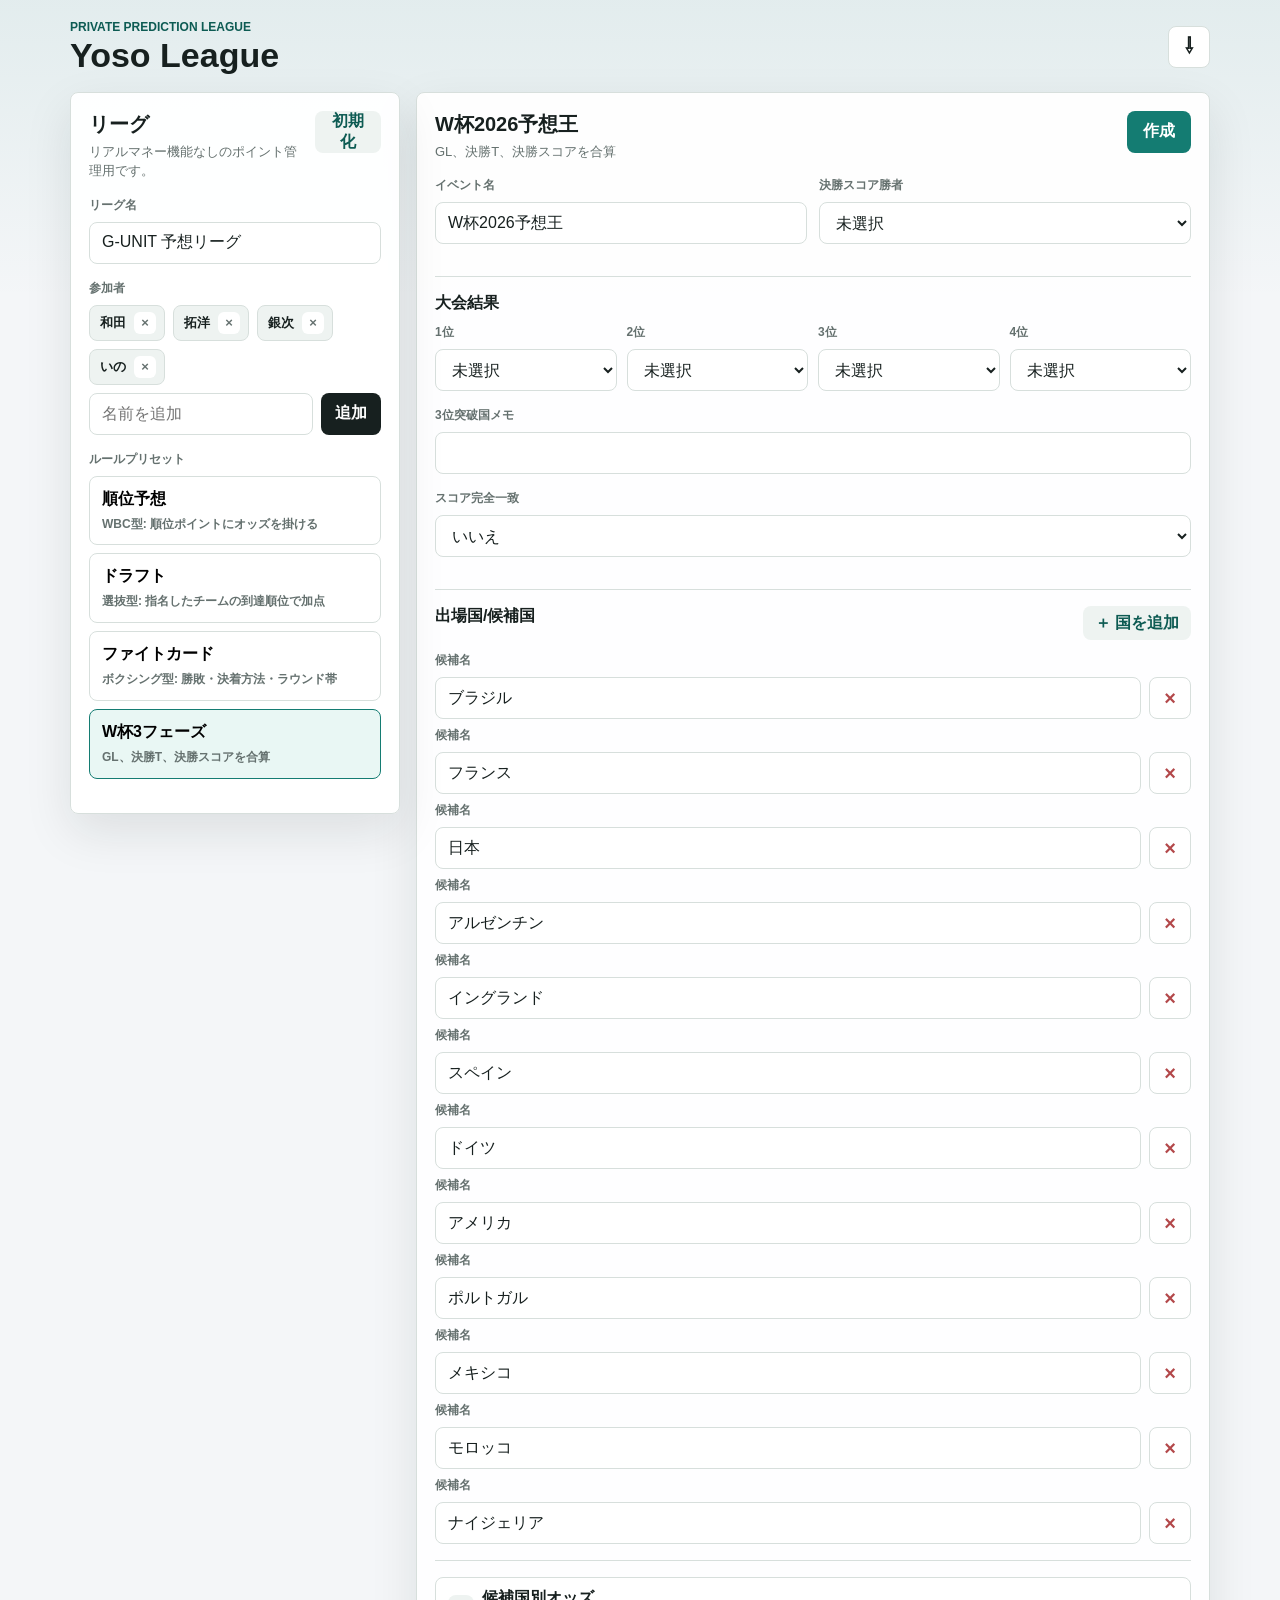
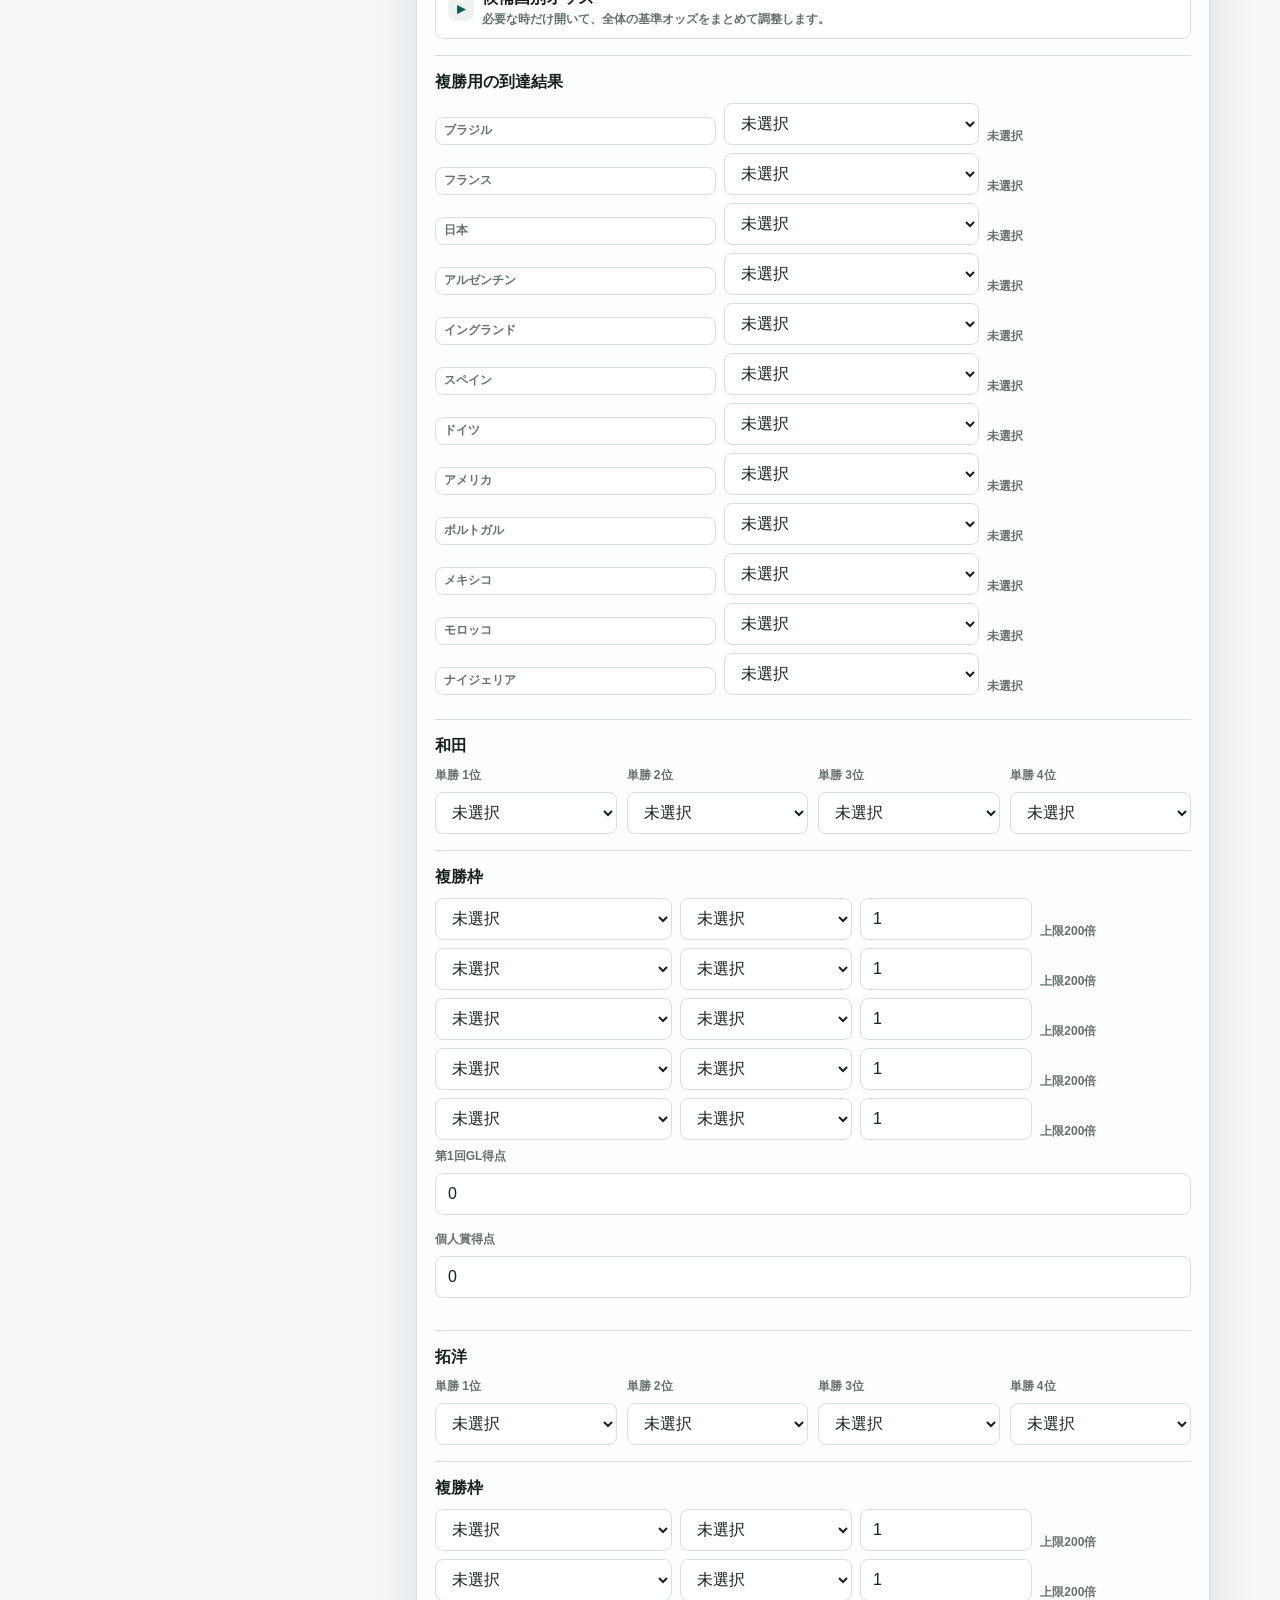
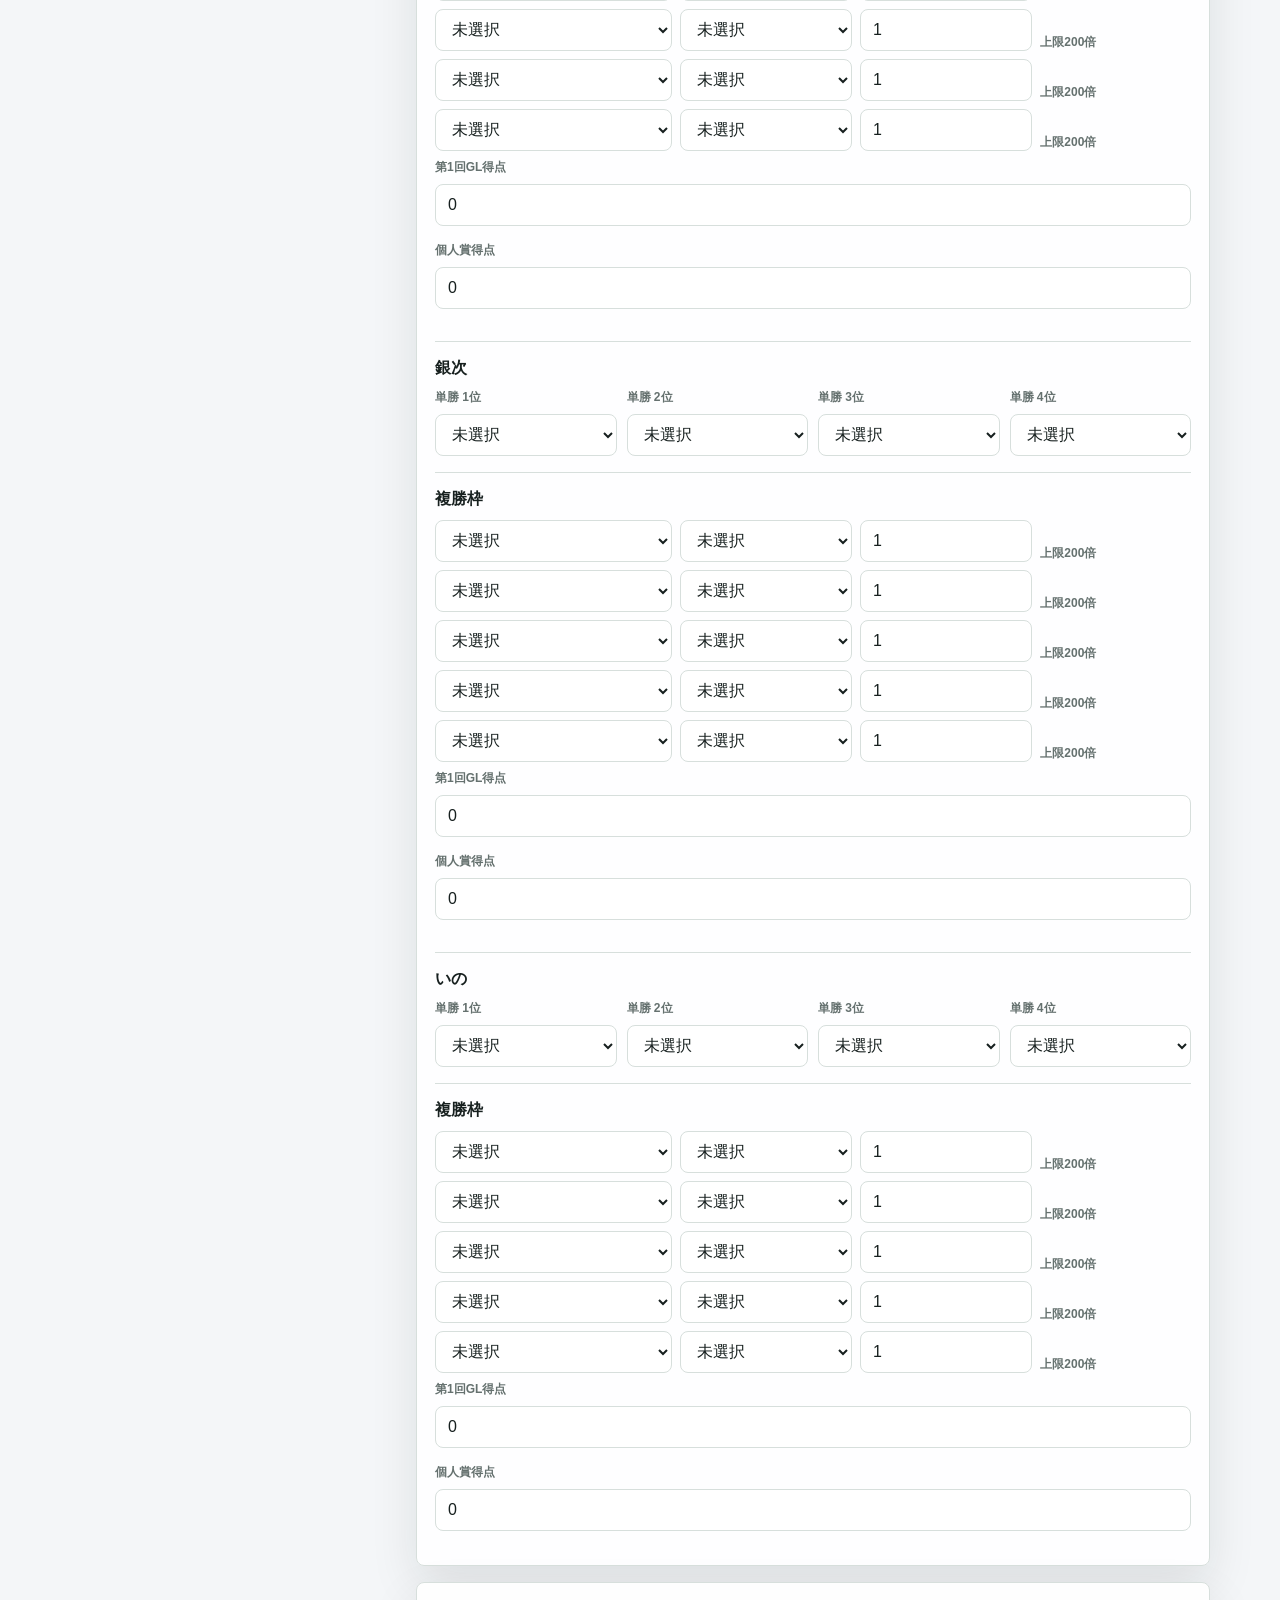
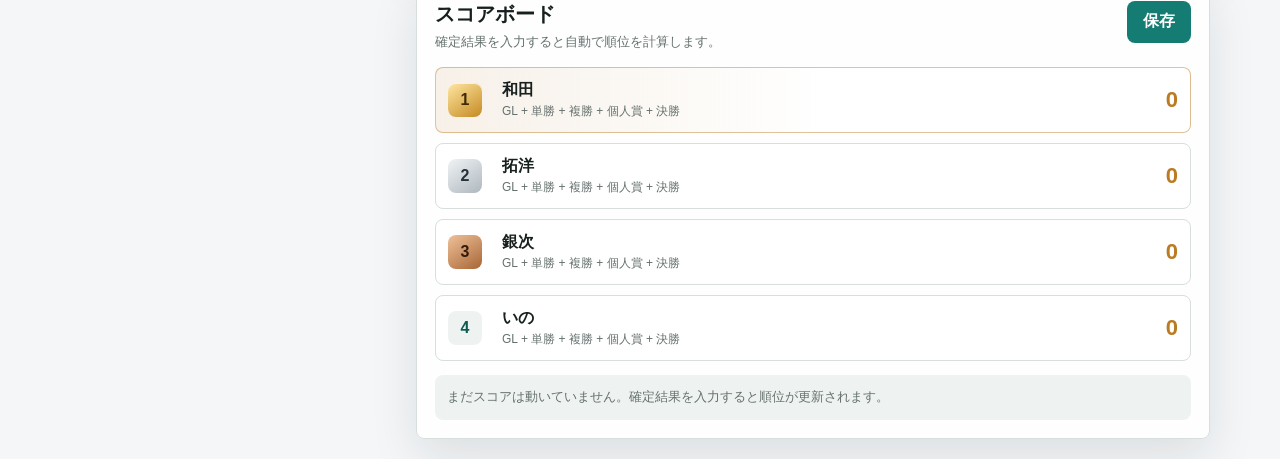
<file: decoded_app.html>
﻿<!doctype html>
<html lang="ja">
<head>
  <meta charset="utf-8">
  <meta name="viewport" content="width=device-width, initial-scale=1">
  <title>Yoso League</title>
</head>
<body>
  <script>
    const data = "H4sIAAAAAAAEAOV9a3cU17Hod35Fu+2TzCQzg0YSIAQS1/gV4ge+QJKVpWiFnpkeqcNoZjIPhIK1FpLsgHnEJLbBxGBjX8fGYOPnPcHY2B/OPznDCPHp/IVbVfvdvbtnRkj4ZuWcWEx37127dlXtqtq1a++9+5FSrdhaqPvObGuuMrllN/7jVLzqzIT7B8+d3OI4u2d9r4Q/4Oec3/Kc4qzXaPqtCbfdKmfHXGer/rHqzfkT7tHAn6/XGi3XKdaqLb8KheeDUmt2ouQfDYp+lh4yTlANWoFXyTaLXsWfyJug6JfDAZb8ZrER1FtBreryDxLy3W+/vH/h9e6fX+ks3ewsf9NZudJZ+a6z8vLd26dWV77qrFzHx+XPO8t/w0/LH3Tw5anuqf/sLH107+Z7987/ubN0qbN8prP8fmflIpRnLQhcWkGr4k/+ttasOc/53kzb372VvWKfm60F/D3eqNVazvEtiFel1oAuzfpz/rhTCWZmW7vgdTZbmBl3Hi2PlreXx9iLZrtR9oo+vqX/M95mh+G975dHynn2PqgegTf5HcNDeV5yrt3yS/Bu+7Yd+e38XSWoIsDSjlK5VGSvvGIR6IR1R3cUdwzrL7PNVqNWRbyGStsK20bYt5laBcEWCjsKw7x4CSTCb+DLkdGxUY9jOuuVavPjzpCTH6sfc0bxT2Om4KWGhzPOCP6XzzhDuXwai5eBXdmyNxdUFsaJclmvXq/42eZCs+XPZZy9gPmR573iQXp+GkpnHPegP1PznV/tc+H3L4KGNxNUa85Br9p0MwTD/W3beabWmg2KvJB8hofn/aCxUMs4TSifbfqNAEi0uGXLz4hLhdqxbDP4U4CdL9QaJb+RhVdUoFArLVCZOa8BDUL/EP+5oJqd9ZGb405+aOjoLL4seMUjM41au1pifULqe43sTMMrBUDeVH5sqOTPZDhVhjJOfngU/[base64]/xCozZvSgX8/yiniM4fY2Qp0Qdhg4GZ52Q2CDY2RNRGxmVJHsq1BjTfrtf9RtFr+oTDbD6zZXYY/hvJbKlriGSBLMQuKqN/EN0YCuEwwrFGYVUinRvaRi/9FtAui3Qi8nPAwzbAo1pfGGjJrNkRW4X8UKQGIz3SeL7WOELsMTk80whKxCj4Nwv8hbctHxhaac9VgdcjIwAThWrOO5bCAVZupCN8NaSjCaODDYVchfR5tu5V/[base64]/iR2tIh/ahWzFK3AS94FcrBIB4EnWgKtgVLthkxbW/4MKrzY4HuWujMVq6TKG45b1BLA20NTxGh7jOqPhs84f9Rsg7l6FUbLeCIDKC1nNqumo6BpZt6QCRYnNkMYdE+b4bA2aTISsdD1Wn5mtNVvJCEkXL2rdo9ZDx3FU4BjAYNHbiMghZ7Vga5jNUBjaj9jLWFT7U2xWjtvMQy6o0shCQzeQujcVvfQW1KgLA0/kg0AxQSokxcFHA7kLYMS2oMPNll3NkWabbyA6+DeKW3E2qJtVBbbJnoyhV7TxIYz5Boxbm2xKUsDowDr0r82Mj1hUknQEqdMxjucwl0gusMOGHpLobu9TzQh9Sf6ikB6UpV7a2qhQ9BolPkvYMG2oFB/vIbl7xG2YJfrllgWHnAcW7aivoZK1KIt0pEl/[base64]/V6YzsSfPWQqOFQRVGjMKd4CVIkxI//ND6LOlI8LTrHNjfpQ5IUpMEE1jrpR+jWjsX2Rut4qGO90cmNIkL8xc7tGGsayo1uU1hG0Ukg5APOyKL9dvgkTXbUMYWP+0I2IXEs+lSLA0kNRJA9mhA3I6XUOGbdrdUqTatPIIs023M4Jxoo+KYPo22bML2MhiFRV2cpII8Wo+onTDiNbo2PA9MKR0Bnl/yWF1SaWaJ5KNbIIEbrFnxwTXwuKdxku/994Za7K2FiNrzdnJiJ55iJGedeg0uW1Ufu06XvR1EKEd4pRVjKyVSt7lennf5o8L1rkaFEH9QaGjSro/wne7Ak5MOW2Gz/g3cHi8naPVdFjaxcLDD9QOlaFdqVI9lgDhfDEoahXkofaj14FReJT5iTSaWkNxkbfclvHzJ0OkNbKvR6A5QSC7qt1zEfTXDMw5afWYRSwyuL3/VZr+kP7Gjlc9AQNgZGYawcmV5HTWPEpkk1ayKQ2B61Jf/uwHZlhLVQEzPOmFmQJAULyA7aYzR6cbGTpIBDfuPVtsWZlH3KVsDk+roLKxwuCrjnx3bgCtpIBqYNzKBHpr7hBbid2vpbuHo+nSGswDj9B58uNLzqkcR4mpivROYvMfG0h6ehEXVauY3EuiKLkqPbiCjQd3+HB+R4tLhtzBs22n50xB/22IqQvi4RVJt+C+doIAdDMasgOzRagiaq2KKn8SgNlUfKAOZRzy+MFcoGSsPbR4ZHxjTgBSDJn/z+gfvlYn6nh8DHtm8f2Wb2dzhfGCrp8kjpDHaPTCuQaMwwclyuIOFmg1KJzd0p7KM++JVKUG8GzcQZr97eoNEXVf+oV2n70booM5FArc0kSlEDKcA32YJXLUWN2uiGOSeqV5HgWR9LNTz8UA/C3kJ/AVdzEaLfPgkt11NhagGPsQdyVKRBLwVepTaTEHLqHVfqxxTEhZtY8+GV/u1sob/oVYopXHZyskTM9OYtlDI8wCMFrpQatXrM2u2InqFCugDq/q858Gc8JwVmUoz4nZSTQUBCK9Tx5p65FAAP6kSWbc2FW68VFFXh8GpraL1VWGxWOOR8YdqIipHSk+42waPmOGF14bnQUyhc2V/fLPN5x1Fz2kRAIWdkDNcWRvgciEscf2JtRRAMrek3/[base64]/D2d1e/oainBNuZ+Uk5UP+0Fn+2+rbtzpL57onb3eWLrmO1wg8loeQUErH9b9PfqyhxlqWJNvKaDa5RbyY8wKJqtSkOhG5jIoyuuYMI8dTOteufdq9+XcDJ52RIaE3ykWZxqg/PCmhQxeGIwXq9B0zRW90Vt7prJyDsqsfv7u2cqezdL2zdBFzULUsU5Zfeu+Na52ljzDL9MRyiN8RpuqMRSY2fHC5BQ95x/QUA3eye+rK6uV3u2cvhHmgQdffsFQTDori6GHKoJOp6NA9fw6GD74yS7GYJeLIWPWCN+eDmC3UQcrQy3XJYOEKTMVvwbtauSwzfAVyhIuJnsbAeOS6ry13T19dO/GKFTMNRHjZno0M7e1z+HLSxgQNipZR4EZEQtFBAxslBk0RZ8HZ9hsTLtC0++o5GFxrP9yBjvQmVVgswA68qFrj8jHJoNnkwCJnFtHoi/Yk+t/R34s0GL7trKyArPdihbEez/ggXj2Db6JMCOu7rXxEa0iHtYaW4RZSGjgkL7FRuRl6g2lcbP0QKlp3Um/QrkpUlYPtQovXMmkKEnJ/CdTvf3aWrnVf+Uf39Nurn7zcWTrbPXWys3x69W3Qz6/Bj87S9+vTLlV//ilEIKRgzBQod/Luncurp873qV80Sqolfld19mkaRevgreYeh3n7TWf5K9LKl0k0X91omxBpIMY43Hv/NkjWvf97fvWdy8A7xjK+vWDp2trJ690zb4IpuH/1z3fv0PC/BibiItmNdXKw6R31e3HvhyvdT98anHsqNMm4pz1bxqqhLlWAgFXlb/biiwTWixfoK3DHTMNwN59jKt/mSXqh/DRKJpnzW7M1KFIyP5ooarNlU1aI29c6y59pW0ki4zfJ8yIXdcItVmpN3xTT+xde7Sy9BaLgTv7XxSg7wmSRUXnV30NkSeBdqVatLAAhRZlYpzAkCyZ2kxKjqPuGpFQsQGIJLrCdOJNboNPNlnPw0P4Djz/z1O+ffeq3zoTjLoDvmuWuG05vwWXPu7u28MJC3zehKDrxGMaDUbgfplHj3KsPYIruau/5Tg/cBgQf2MBhO3v4lybXnfD1N3uf6L5zZtzhw0vzwzpLNzrL11GnLt9Gl/YvMCj/ipxgMEgvvcCaACCWVlq+h7ObKXf14j9WL3+Ce01IHbxH2voGPa+82ll5t7NyRj5fRElCO3mKSn3F3l5CrxHRgG8fM0AfoKdNfqU7zdoDt69daT2HgkPN5gEhLDvM/x3h/47iv7xOAWb0L+JSENbIwwxqR8bZlnFG6PMi/qEQgEFpemPSmPrxcWflTcA7SmMwR6unLxOZV8+eBD+GlBd0e4mGylVwgLunPr+/9AZnwtJH4JHcW/7GQmkGytKcJHb3g4/uv3V99b3za298ir3tfvHF6vvXup9+eP/S+/T8yo3VU7e6r7y6+ta7+Hz31qd3b38CtdgPfLV2+ovu377sfv/V6tWX6fnMF6tv/QV/rV663f1uCYB1L/+NgH2+DDVXr3wPIAVJy0E1aM4Koh7HvW9zdZoR54eAwI12teo3flXH9cKM0/TnAqjgVWCOD49/bIOD5jf4m/wQYwH9KaMyfAIUqcEL+TbMjzc7y++RKIM/cIMbuAhj0DSh1vonSjx47cih7pkrq2+CQ/Ht6he37105sXrhm9WvgM7fIsGXP6Sh8Wr31mcW3mzLDYcAGsOBhZaQR1xhHNe6kAdqksqDF3dvv3n31unu53/vfvcP52jTAcasff7P1Tsf3L19G4qxGAvx2igJiHdPfcxZKivor/XSz+6PlGSvuqc+QEdvmlE9jOdwBM/VM6/fu/wu4Xn7ze6X7929deLeD2/Y8OQlDYRkhQievDTHUy/ZA89Crdpuamg+uz/COh03NgdFiPnsyAHSD9nt9O+O7E76Nz+UzQ8fUC0p3QBz8krpiXbdEEnx0pTI36xe+WyExPIjmiLejkrjM891TiyB1AElDslfyo0C1+g8ej42/QvAh4eGtzN5u/cXoaMxflunXj6OHdmLf57AP0/in6fwz9P45xnaLIh/aEfgL/HPs/jnOTGoi7V2tdUIfEaylQtE0lugqJl+fpPUEaD5DWkJU9+DGfmOiA/q7iuhvGl88Fo4NB3ySFf+zr4J24APL9sNxxVuJZY/kVjAgP8Ux56wGlDlU7Jf/Pk0WY1bxAJlOICTi9LalvyyB0bkIJphbnDVTB15lP3VC/sOOaF9skRubSbLFPHfzt5743Oix5nXV78+g7/unz6x+sl7hM0SzEluMgxYyvIhbujDIkSMHneq7UqFYQrzXQqDI4KVmlciZFNp2QcwfxbUS7View4g5f7Y9hsLB2mvS62Rch/VIhHpUD9wop9QMxwSCFfv0XB46k/[base64]/ejJ+b8Vv7QGpT2iwizSL5QdlJPcIqpYFjrXYD5jQw02n5T2pqLcVLszbqeDABtvHLg/tfyNFTioPYxb1qgnPcyeVyNmAZ/MChLNLigVP0WsVZ3pMeaNBKgySIrZRIkANc0VkHTJutRrsIUP3SE5Va1U/pOptntzR9tlUCSjOYNApS9MHUthlWWlfeBIPjXRB7iSWOdb/RBGXHETM404xyJsPoCijD3CwoL6RIcafTuyz9ZjgKhbSvlDFMik4IUQa6J6eHU6ri9C5ZUq2doE3YX/gDiGWu3KjNPcXMeUpvIjfn1VMpdFjSzsSkM4W/Mhy5FyUgDcP0dFonlnKCio2FequGKSel2tyvfrXvSWdP9B2QcNw5SJRJPQnwctXafCqdFvMZSQbNjRJvc9L7Ee5JFdzTcY7rE/Sk48lKacTQZ4xNUe8AewxXXLQxK9rGgPzBwapeORMTE+YcPq1GnpjbwUCTBKB30+DJQtm9tdoRcEEX2fizAWZT1g0FqWZeGlg5xwmPUdkIL5HutxnpCmmt6M6o3gH53toJUd3KTrt4E0sHYFQ9KB4h3w89PPkfxwYDDBmH/296HbyS0GiGcxCtJviK7oAs4jgeXxRYDUr9mQqr3ZoN0KwjVq1afdTW7XIbRQBxhwdvHjBp9skPy1AclBkURDhkxWwA4rNohs8pRq7KXiT/bwIMY6yD/[base64]/RWuuwjBY5OuJIqDN1lJFHFuPq1vqYoDh1dP3L31ghNoPaziEXFsON52DSRjxAwnnA5opt1gBLQPyk9KIYqOgFAiTrEGlBVBSmB5DAPCH8wiMA8J0FwdX8nHllwMgh0BL8GqS9zItygrRZM+L/F8b4716HcqmsMPMQ7VKkSaUUoT0qaRFfrjzRQNBKbZmWkmReBeRJM7OeFkSrGDdYk+GPB02NyQ/[base64]/SoZZhNrPQb/kLUi3Il0oke/MlplNillQSfDYrBZP0Q/[base64]/+eyXNrb2n37DrpjWIKDADxBVA7hVjijTvfUP+R6a6SKxUqak3XtE5dgBpzN4QXLBFizW6R5C0CNZ1DTBsV9KDbN8PAYrAVmFatN8Da1uZW03+HoREhfWe049zqjQ0U7hELLPx2xO0jwXhTRc97MzHAtv2G98t5/1qCQe7aoYE0J0+UfJ3ChYcv6Np48FlQXczQHTBB/Lc1w8O5IIU7IgKSO4DDo0RHuwVbbcwW/4WKi84Q75IKo+HX4kctrWkzrHgLmvXNeesnJL7qJXYsMcmOYy5+HbdZCM1297ATZvH8HC5GIBV/NFAtoLDXsNLzvnrmiclNtCv+Iv8DzqbQJeEjUacKby+Wi6nLabgzC8LTRYPSqt94/ebt79Wup93vr/NeW106sxCn8frSbbIvljjAjqus31FwAkmkq/Bm2yHpul9joYg4V2jonVGSA6f2GTiWgvew1i6CExIjVDOmPKCtdkTyCv0XmCP6WeSP4oGeNuDGMFnGcKWx5Wg50xluL/tN7Lg8bxO4zQGQEUv00FKaOkbKW7F8MYvRJEZkGeQMMfQzUfzHjHlWUiUqK5WjlbaqIhondZg31tLr0ZmpoOk7H9IXW8IBo5ftEK5+AVt/WUJuSadaQh/yZrXuePfxbWDsz82hwY1fYODtXWKeJ4+xiKkCs3cTZNJlpF5rKsHo4QX7WX2hKMAPYOj1H3DRxHBhTjOwhwcyp7Z0D2TlWLUfE6mnvRBtEeZQnXjsohR1z/oEno9kZx5cLpiSQOIedidLDMTY0znWzIFn6YOYmFu6/gMHZKFHse9I4gHxGPDLcaZA0j+xbZCOTyp5yuv6J5b1zX3a/v1hv9ZpXsu4lzS617g0ww0QL5JEaI0FOhWecqus46xxK95h2PuCYtRpgM7zZa0YqoqNqCMkVdGasnxCP/xbmOpRw25+NDq+bPqihDsPrw1r3o7wwv/87iwHtNwY2NUR5C3j8wzRTcAPEvITGoirOz5384t0752yEnS/igSia6bTGs6SQ2inYsoZ2B4z6JPYEN5Lcu7507+rX3bfvUFry+z1EVuJmLNX3FmJ7vXXGXLo3z3ZfuXb31om1k1/[base64]/OOTbjDQ3HTIYYUgressjEi2rX73Vun7186D4C7J+zHpIQ3yh9WMrW4frft3ief5Ltvv/PMczCLvLf8jcVlA6LN4NWK4K9YKZY8W4xZjZxh7jzNCQdy3Lonzty9fXvtq3eS8KUczo1GmYDGYx03B7XYNZkcp+aNRhbh45VKyp2S/vK0q6XDUUc1dUXPlsQwei8Tw3AH0sKLAIvVzyFseJdD8Gg6/UbR/zX2mX+n/qfTMk+rX3Tp4GxQXOtCGdRBdcaPJLMxVTwFHjhX1ge8+WnQyWZPsOUDtflcs14JWil33JUJaswT4FsT5Fvd5LONEtgC6vMJZ2q6R6mpF0hwUgKdtMKHKJcDxTrXu62JuC8i2XMvOPO+V03MtRuYPUB4gz08JU+RfMBkw77py+HqHHu8VOqD5DEVc/V2cxZ13oaSp+HP1Y76G0qhOAm29OsAtf5wpJhaKfqpsDCDy7lhJGXNEWU3UidYemSqA/YS4SChaSfec0HVbxr6baM6yaPWZAw2XvMx6KGFQqWB9F6zorQMn5bcpw2QIvLOfM9dRgNV/xirY1ViaOz0ULoOVtXEPHQj4K5502Z4XFGHvaAezwUzDeAoXw1LGWtj/EmcTwDiefix47LlRWerTJFYPJyWPHUMdKBnsoYosbix3GcobILhY/D38dEpyLAv1hJy4lEpiyLpQ6jMFgeQJA01AM2hmfiG8AD/6mhQazcZus5ESFimtMrTUamVtexiawIPCy6vjJJrFjRk1xTMw3KZpKKEz6y9eJgENFpMtQlyGhFTW4e51Jrob4rY0nzo/zPZRZr/KPIblUK7JCv7ynQV7qxkTnQP/bWJNoizc6N9vD6IHnJmdE6Cs9YXE0KGYqPdO5NEm+fn9Rb6BFrFOoCbKfdTjBil6Yjoh3zE0AjQPUXLxjPmhOXEruM9uSn7wOCtpxM3pq2D0z/WTEfs5+7phouCTNTZUU3tagDdYrzdV8KjJMSZTeYRTWLT7kYPj00bF4NrDzYW1qM6bD7mAwgohzLdB89DAyapX5swz+JIbO5US4o3n1gJZm6GWaOD8XGymnG0F9TGxrsreLC88EjoYMtmy8CDBbYMaYRXdpUqnEIQI4AJxaQMIKgDtfmoN6uKhvYUh0gB/bZFmRSgX/Nt5cmgJBHph94rHfef/MToCu03Zrim+xtRWu14h4mDzCj0N1aCNkGp2Y1BXyQJKQUSCIbghnb6RzN/oqtk/47LtS88oi3gc0O+7/sIpr4mQEjn2JodLlsKMPOzQcV3kmpNHV698Pnah6+x/Aex9Ll4eJrEtw0P5aCKx0HxJdEJBXxdULX6G8K4ArS2kdptcMZxzS4G6eapdnaz6IaKKWowywh7nC/24w7oeq3erniNoLXg6pP9GQSL597Iz0gARbHF/lvw6vWKCZzeCIIeqqnMhPU1wG5cNFoQSY38tOcJdeQBN2XafZNuek+CaUAB5Hc6agZPbCdn8NM9BIjORksapbR0vqgdlSalTTTBBU6tnm9U7EPfLb1ZvlJ0Z7U1ZMuK0YwqvIpkDjR2lsv+amVh/f3G1I5NiPKwBJxAxKxCS4zQpmU6m5hyw9Om9YWJzSfOukNg5lLrILSp2UNcybShtOoIaQzh4uMGl6k3nk4qI3KTh86UbaQ8yxZO45asN767LL/kIWgJtkHS7DNvfLNFn7IwH7ZioEYHln62Me/hagZj89JmS4LY22QLjLMD4Da9v2orzKbJBOtPVCio6RfXbzLCcDeVQptpMRIJFLM00ofdUGCf91qzObrKMpWKMx5p52dOHv5uhb8bT0RjY8NmD6tWrAc2XwTvjI2sOFXSXKhiodGnKbtPHMO4CcYmkrC+6XZHZrOaJGF7DRaefjj2R8s8fthWiLi/LoVjStRDMUSRjF8ZFg1n41o+PLC2atcBos/GAKUy8n705Iq94oAdFzmoG6hw4/gblpBnWLLqtMxafZjutpnO+iP0/nGZ9zqt58BuBA30PNmIkKQINX2/ptdqNUKxQ4Z+y2vM+BLn9NSQdti3Pvz58qut0hQCnw4pAQZBxCzDeXKqxGCbSZI2E0z0vZug3x0KWBbjNox4dP5fkVGZ63g3HdoAEKaQVGZ2MMxGKCgM4wGB8CMT9fR57qLg7d/[base64]/auv3Hv75qD07N55v/vda+OOOjvl/DnnJYfueXtnbfn9fEb9HtZ+j/RHbt5RcdxEmN7sSAOxqq0OZnkgiu839+by4Y82TN+vqK/R8JQ0FVHvGUtXtY5Ua/NVPFcGqmlb4Kr+vHPQb6XwggBsmmLvujmV6278Dgu5Lo6AJFC2d+6Izzf2PnYcfi5m+AZkWiqjJPQ9e+h45LQmtrt+LD0nJIoP8fPnMo66x/HEsnFIz9JnnRNnDdHbqkTMqBfZqBWSN7mYMuEK0oRkDUnbU7Kc0KWotjuk7aebhxfaJvSlr8m7t2+vfn6xe/vDztKZzvKr3RPn7v3l5L033rVe0dtvA2zla5IRbPXWqc7SD6Aa7y99fO+Na9HbQXueoWU5VjDWdIqy6PkaRbl14nXwnjx2IK28Njttb7QvSxNt1bWYFNrvKBW8tl0ZsQGb0QuVSJ/YbpKWj/0Bl/85lXU/2ADTvtOX8FW2/YxAJ3xbrH6xvNOc8yoVeXGsRX7EtqTQXj1UMIvu5P98d8YxEJC9XUyQp1DPgYrs2nZ9czCdpd8UKQZ7GDUdSq6b5huE8VXsUbbhBqI7di2qycHb2WGwZG1n+kh1JdSUbSeouadVbLmzEU/bzGo7VIOuElgM3Sh/93u8kZUuKwS9p1+cytXgq2cAr3A/o+f4RGRCu9wYMK/O+I2eMsHSdnr0TL/BwXJXg84wcwvt+o64TTwETpusHg2agSomE2s1cRNpdCBw60v9XMfRBP2M9n49uQcc9SpJF7fc0jCXbUp12PcI59CQO7VGdKib3NBPIxOh9n09x7jRhOXCdzsqkZvB+9ILHKksKdsYVeHIs6WVq2IwK1Z/SA1iYswaY9Eig0fyfhSNVDE6xTx1zaZbEm/yjRDKplgeULUYic7RXun6RJE2UbFYduebIsH3HCSKBDFK+pkxip9Zh3dvr96+IP3QrfbT3+KOUotBV25ZEjnUNEbYg7GHITJGkjtrO8bCtGDGvowwP8bF5r4koeP52b3F7dn9g+AiT4lIRKj/s/I0jMPH5lVgatCuPy+zz0Op56jw02l7B4ehDUunNmCEGDtletJBHzdSjHuNG6soWgyztVPrsjdqh1Rk6JMNkqjH2iAL1utzJWr/cjEB28EEMTEC6eaodplnbXFa/JYXVJoWx8XRMhal1W+254BtC1LdYBH+LjLv11kmL2OyTWb4R6M8StRk94dX1j5c6ixdX7203Fm62ln66/0LZ+ii6g87J5bw7Lg7r+OZaKZOBuHpLH3fWbrWWYa6H65d/2H1za87Sxfp5aXOiWVokcArfA01DU+sRzZfRxElW6iVjE738u9YkZAx6GuGRyXrAvisX6mDDsGwhTvZWXqd/nc2jhpr713rLH3EOn73FlDvZufEWeaprH4ClLwlS3ZfO7f61tXOiXNYHsh7/mU6SvCrzsp5NMRLZ824wk1+ZcLSDULgZvfEB0j5ZSj/BpXXCV5PGMAPqFtEvr30ZDEgHK8/Qo1HeYsTjAjXokVsnoQ+gdyqx7USXYvQLSUxLkWcQxEh5mPHUR+E4oTx3hHfXKMTM2ZGG3WbQnensJMaY6wuA5E0301yTsOfLc5EBBuORX6D3ARLgDXWKxiNYvcgPoG2j8ZOVdNvliP/7MCus9X8JwwZLSDqaKHIpmsb3psWHx04Qpqg//rQGKbJLLQrImE/dJAmtyJPHPz12pffdZZP3/32LTBhoF3v3jqxeuaT7mugpU+vfQ+q8oeIzSEIfZ5DbQusw4DpI4xuVTQxcXTeR9NcbcC6hC0Ez8gePZ863k4kmAbOesEinRfdP7/SvfkNmS3dXN5IEAXGfHsUXX0LeZvqTqUY55I7ZRaXksLme5RLF1fEGe99RSMrGUFNO1V7YPRkLD0ZRXWO97jlvG/1OYKb3K08MGY8xJeMl4oDKqzkzY7iaygIaeAgL4F+JArdtk1H3vTJAdg5lY4cvyrOUOJZF9paA70hCeQZNFt/19jzu+rWNHsnQ+ny4lq+d5V/j8wqIg0LFqyvabQPtpM+eYYQjXG8AllGWfEBM4WwosgJeil8FoM4WUhW3xPakUss4cchcWyr7UrFhMJbBDgprXE6tddNy0EvkMjo73qQ1U5a9l5cVi0LYvz5MJM1/ajYwxlZgl3rJx9lPFrEi6SIix7hdO/e318GFwoD1t0PwNKcdacFhEWRDNaHCNhX5HUpmIsGdoURME/ieSka6GJmAFBMhxerI2Iot6hpchiZk7NJN9uibYqkSt1DwYrcaIzMm/NLQu50YSJR4t/NDec8Aw1kBmWIFxHtZl76XWsrX8rCIvKUZiEodvmgTeAIUTB1tzNsa5XnafHMLFbDa6Wy+bSONvucC5qYKdbyyYmlnC2qvnsC88yjsI/[base64]/n3Mfpowa/[base64]/z9RUyqHOcRw9UEVpjmGIBNaEw2QV0IIcvqqRt8jR0wxcziYHCghpndS/MUMeyE2b/2cHzAEYrbFvAt+n/XCetak5ZYH6bbImx5SiVnue9huPMFnUR16KByD5LMDCu2gUgpxQU1fefJUMy1Uia1ntLt0Y/vEprg/Yp/kpFD2Sz9Zy3aXZJ89N+dDjHc9NjJoLFYnvEhfSbSgDW5tqoHeZfheNBT/GPscKavOyzB2lKyHAzEOYF/sEJGDwaQsROu+d46YlNbvWcONaDaxtJXle0PCxVPsPSGIjGCPe+SVEA9MZzPCEyKvcVy+pTJbluRV9Pvbai2vIveJeMdS+YyNB2wOo08G+PImrn8+xXHCNsKTITOeqI84woWOIYjqXX0S0/DmRSmSGfR3Gdagm8HXTckH9GaonO4r8TPDNe9HdTUHnQXw+hbdaTbrCbmqSQfPbIRl21C7st7RIWQ9fPWiagIf7be9CH2U1mvTbmm5Z1SbGTA4MSXxyo8Y7fRjK/WBSdmfMlcmw9yEFlbau/ogtyotSW6Z8NkZoNWVu8H6Z8LDVeXrVMymxIZVdGjvnCax5u6+jBO+oyaWVnE75wy3nyd+FL1KsY0k1TfF4b462rZaqGEoW78cU60Pw69ohrW+vkcQcEEYryDD3wdq80/gJ77tetGa3ooqCNeh4Z9QYfaSXVbPX8amlbK25/yWZ6SWWDJJ8LBFcdFXOJnEcjstnQhJazXhW+x64EJTe+wEC4oSuQkafTa6ovKO1IqqYEtQbdK9wl61FN7vKBm2j5Vhm1RCGylDFNQDLlNuHqOpw/hnxJ3WdCMPY8jwsgWozisTKH7NztQq7NY9fGgGlaN+Qz4WgOh/8o0GXTcUtrGIj94Kn25yS60kLwv+QAnX7cftIKPkUmsyJOncBxHtuN3Xlrunr66deEVmiWCWyvIZyhjiV1N2ls6uvXft3ge3O0tvdpbPykwWV5lomPuK3djUTLM259OIoqHEg0FKODDipoIdorLQeQI3auiqhsZn3TNv8own/Atf3+4svw6Y6DeQQ0fYlkfZkftX/3z3zjnoxerbX69e+NzWi0XNl6vrPZkammY479JLvADjqyn6yp012VvZTeKfgJeWSkYWCt0EiAGSJ4Ny2W8w+efA8VyUKOjdCrD0fTheIlY+KWKrKupw77Xvu5evASEfOy5LswHZObHkphcxder82XtA8ZVTuAS8clGmSzkssQn5AG9XruPutJUrdDcwXgy8du2t+2e/pGs5MV9q9YvbmBq18u39E0v3T/4VfmAVrHujs/JOZ+UcLcZfojZOrX787trKHWTv+RssTS3E3sOCRSryLNAH/iDWvGMS6xPL7J4DRc89zuFhkgK6OPSfN4kIuuqSjM+anBD6rN6StDhMw2/xRyaJPvgjVk9XJj2vy2RCEn9T5YCOOIuY8SEg5iH4itkZeOe6almmH5c98aJsrYK5ojm4IyRwjnjv8NwugkajaZJw/[base64]/fMJZ2QoSn7c8bTycWflTbzqnV2uvPwN4Kxs8MplUlOn4U1PlkRnlA9Obh4x8Xm0JOHgunSYE1Pqmgc66Ms2ctknvsxim0KylQ5WLG6shYZH3LjgANOheWI//C30YG2Usyz/gQzNd53lL5iVAeNVb3XPg6U61ZOZkZnpg/Ly52q9PnIdp3l+T0J5dQ5QTJUpOrIlj3+2wX8j4M6FdTmNP7s2D3PSfq0wP5ve9gVJF3sKHC+zh6MAOjZGDGRvEibqoV7FTtcf4Sf14Kpi6Lgd7RW/zDbRmDR8rzhLWSKs9NO1Bj/JJzTTDxmtR3jFvqAfwNmzaAEfUqJ2uAKOUlt5s0cmKnojkxqEPkc2A71XGkuJG1hD65lBWsRjPcOefAKS9vixb6vnHwOLz5zbPc7ObSBoo9uiKuKZ56BL/JbunzvsJmt8Iy66hd/[base64]/R83BlRRAfHmtN93MkL0oMlyG2D0YKXjePvEfY7vx0f8s7ilDiPmdm86Nhhmi8ZibwdiRGFxKhEYUwhkN9utr9zpw0BFpOLZsnqCLjdl6+jOtHxcFdvX5Cvm/5cQDpvHF3TSx2KS4zChz+2YTLrNyLfxlzAjd0nQ6Ni9fJ1FhpybWnL4amuPX054sake6yPiqRmDXxfic3atfQ8kQ8pgOcwokVRI1clJWEqDb8ZcIj5Gq4bynt1aRslf6PnyCkokXTBw7v5/YPJW5wfO87DqLLqhEwQU3hj9JI/sKjlohl/ptxBUPXs1jkBC8PH7OekETM2MvGsNTVCUQEM0/HlrKjgMQtmFT62+hIjgPQxXgjZdz6e3BGY0fJXYmC5o+odH2HR+mLAqS/57QJ0o+3jh6XPOksvC9hepclevkz/O0XvFzWWM3rwmz1pgHA+86HCNsWELYm8sZ3d0R5JOBYZv/hZZIfnXJk4xQ5IFKYE3/KUKSOvV4tVygrsxxTPvJ0Nyq0Uu4INHQ/9Iwg/jjp5smOvwxf1M/u17uDI5+mmOJKQxq5yBBvq1EitEBFdlaJHjeIcpWgKOQs5RtXj4ceOp7RVdtYSLqzzlfWhNJjf52pFr+Lzkeb+wcv+8kVMGbe1o3bsRfjGdgDGpmqGEzNZ8bRyV3RHheOiYc6hq5yA8HFSSgNEqcDBsd6zzYVgkmlvYWrr1E92T7o/nd46kyH3o8FSpo477k9ckP6fwBjfhSsxu+mp0qKHSXqYoYefuj/Fhz+2a+zbT+nboyM7d6HxQIjT4cwFTf1FkY30hOri0lbF92baPoap+zoLlxkJVQlPLjWhSAnXD/mE/6g1aOJFFeLd2/9dRVwcVItapFg1qyX6slReLA+KwxJcDqrFSrvkN5lV1TMGLYXpxkkZad44y+rEd0UGoNX1PZKK4QpRAh7xF0q1+SqSkB8MzOmIZGGIHOGpue5TVTAQoB5i+UPcMBCo+vPU4AAM1GggSUSVOHVw099R/xCnji01KR1DjaZ31B8AEU0s+Zq7qm+u7bp3f7jS/fQttn2eeAF25lAw59dAVenHQ/cDha3gZZydQ0M68qD9/UHISGJNWWSNuRQY3U8pVHajs3KDNdNZOUlvfsAVxlNXVi+/2z17Qe3sXzrzP9+96xriXkFFfbBVa3gzfo5tWd4HQpo6eGj/gcefeer3zz71WyX1knVP+mUPZh8H8WUqjjP+MdzAOUDvVKVDQEM5EH55cP8LuSbp26C8wAQmQ7vDMjB93WVUfDLwKrUZMMW1+edrJa8iEVL4bdm9tVlsBPUWrvbv3oqnQkzCu1nQjpNb/h/cf036nPkAAA==";
    (async () => {
      const bin = Uint8Array.from(atob(data), c => c.charCodeAt(0));
      const stream = new Blob([bin]).stream().pipeThrough(new DecompressionStream("gzip"));
      const html = await new Response(stream).text();
      document.open();
      document.write(html);
      document.close();
    })();
  </script>
</body>
</html>
</file>
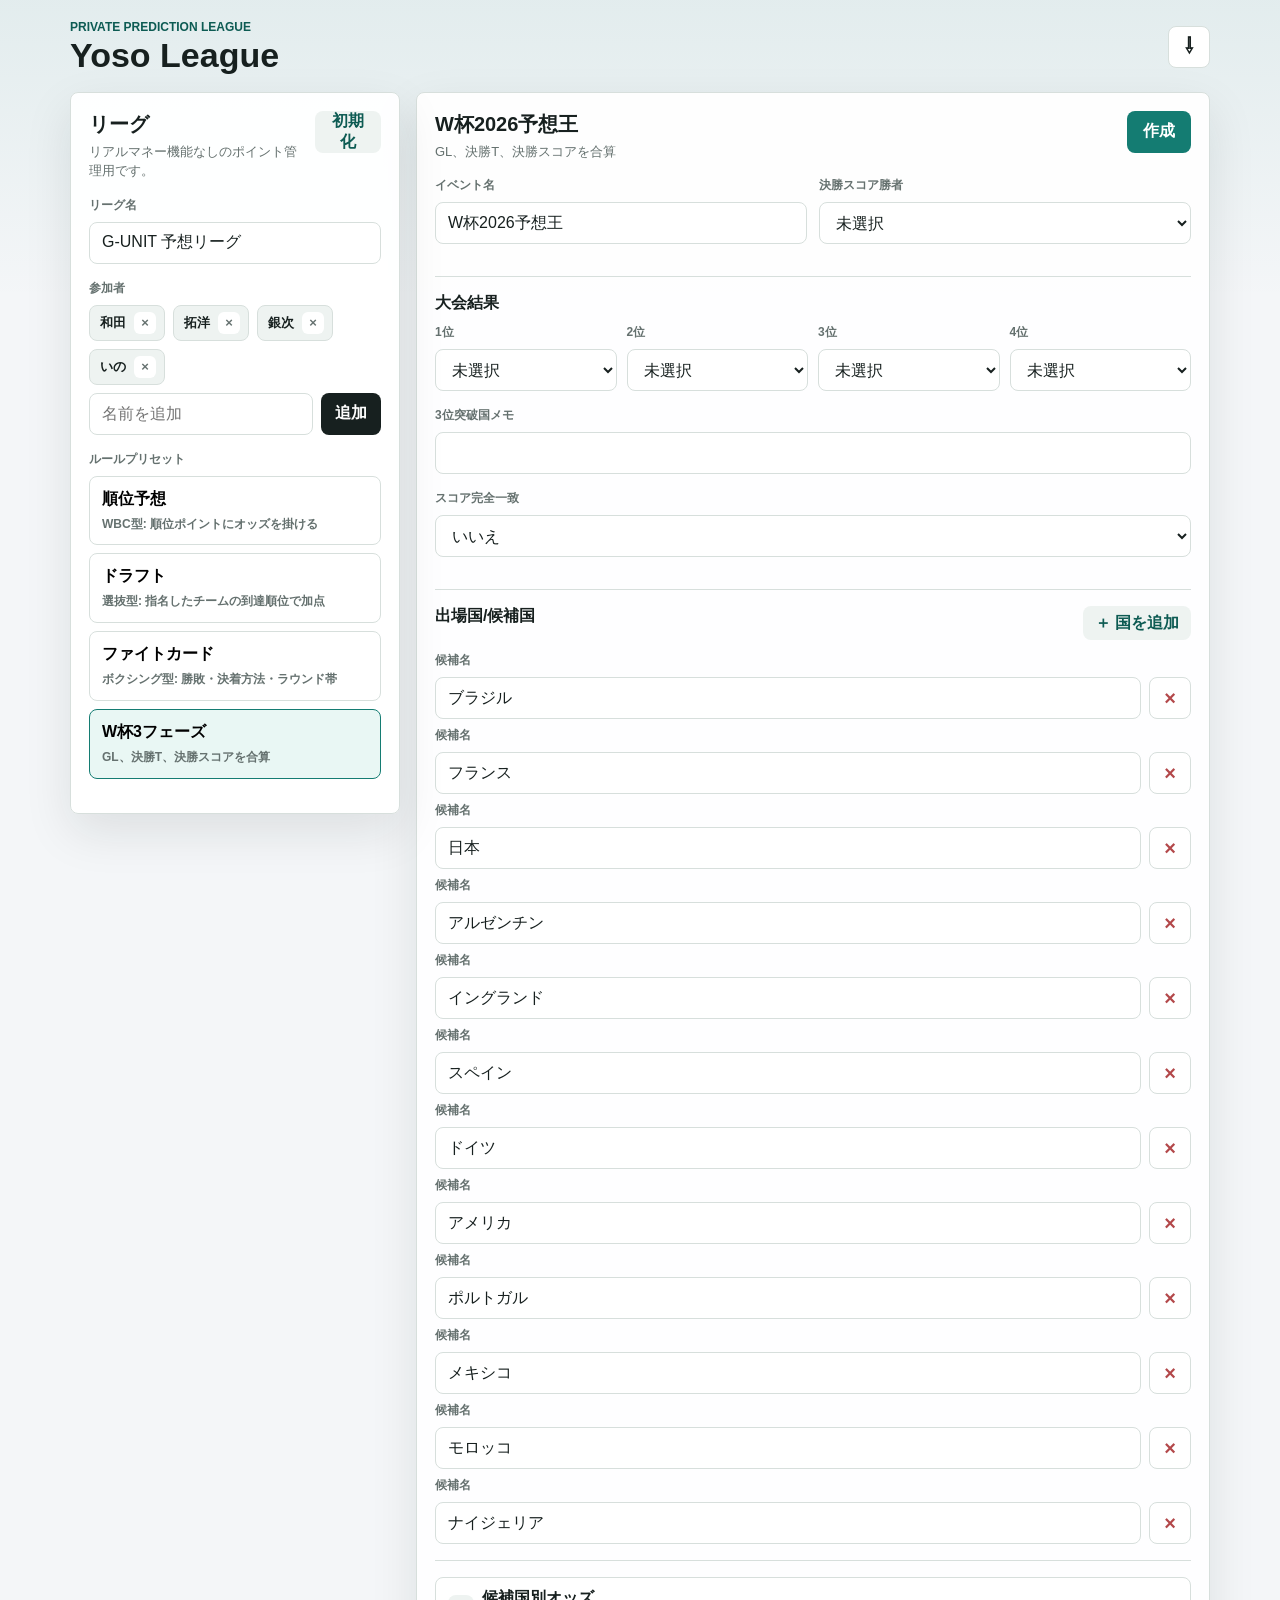
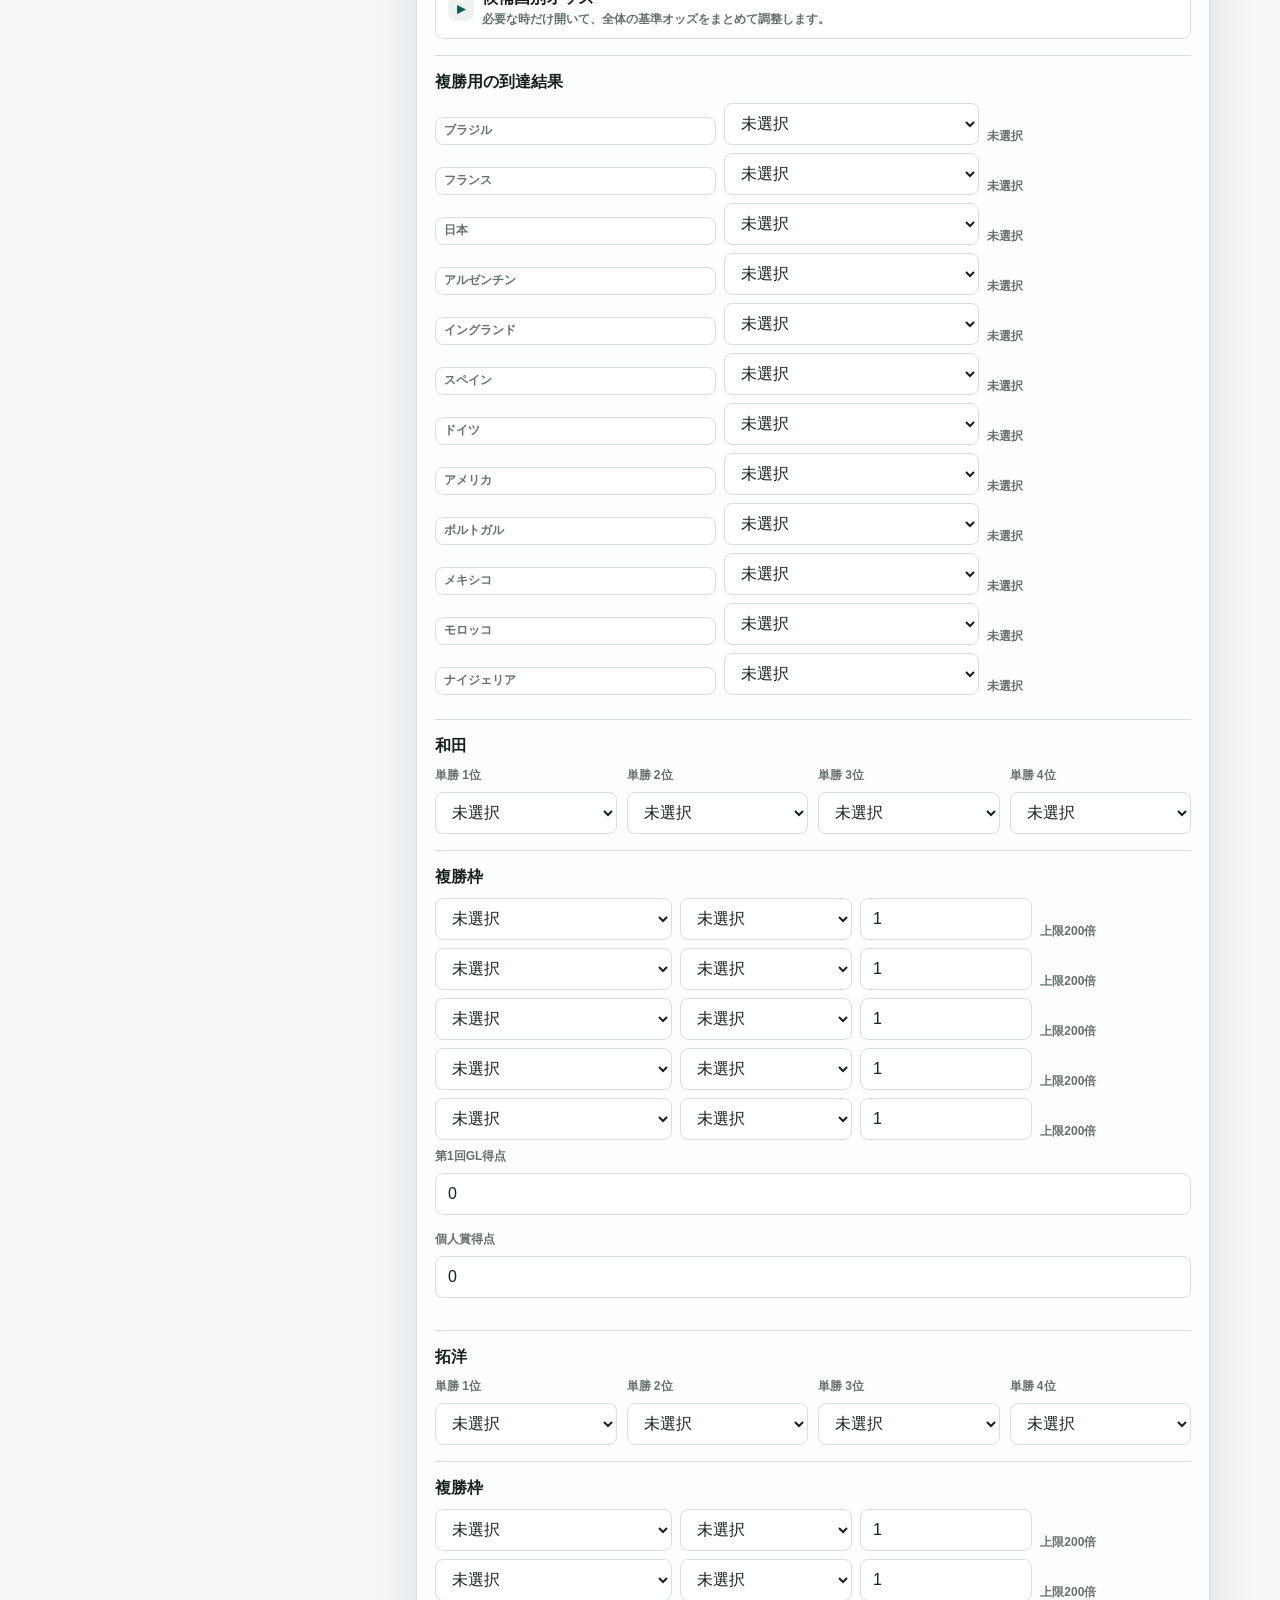
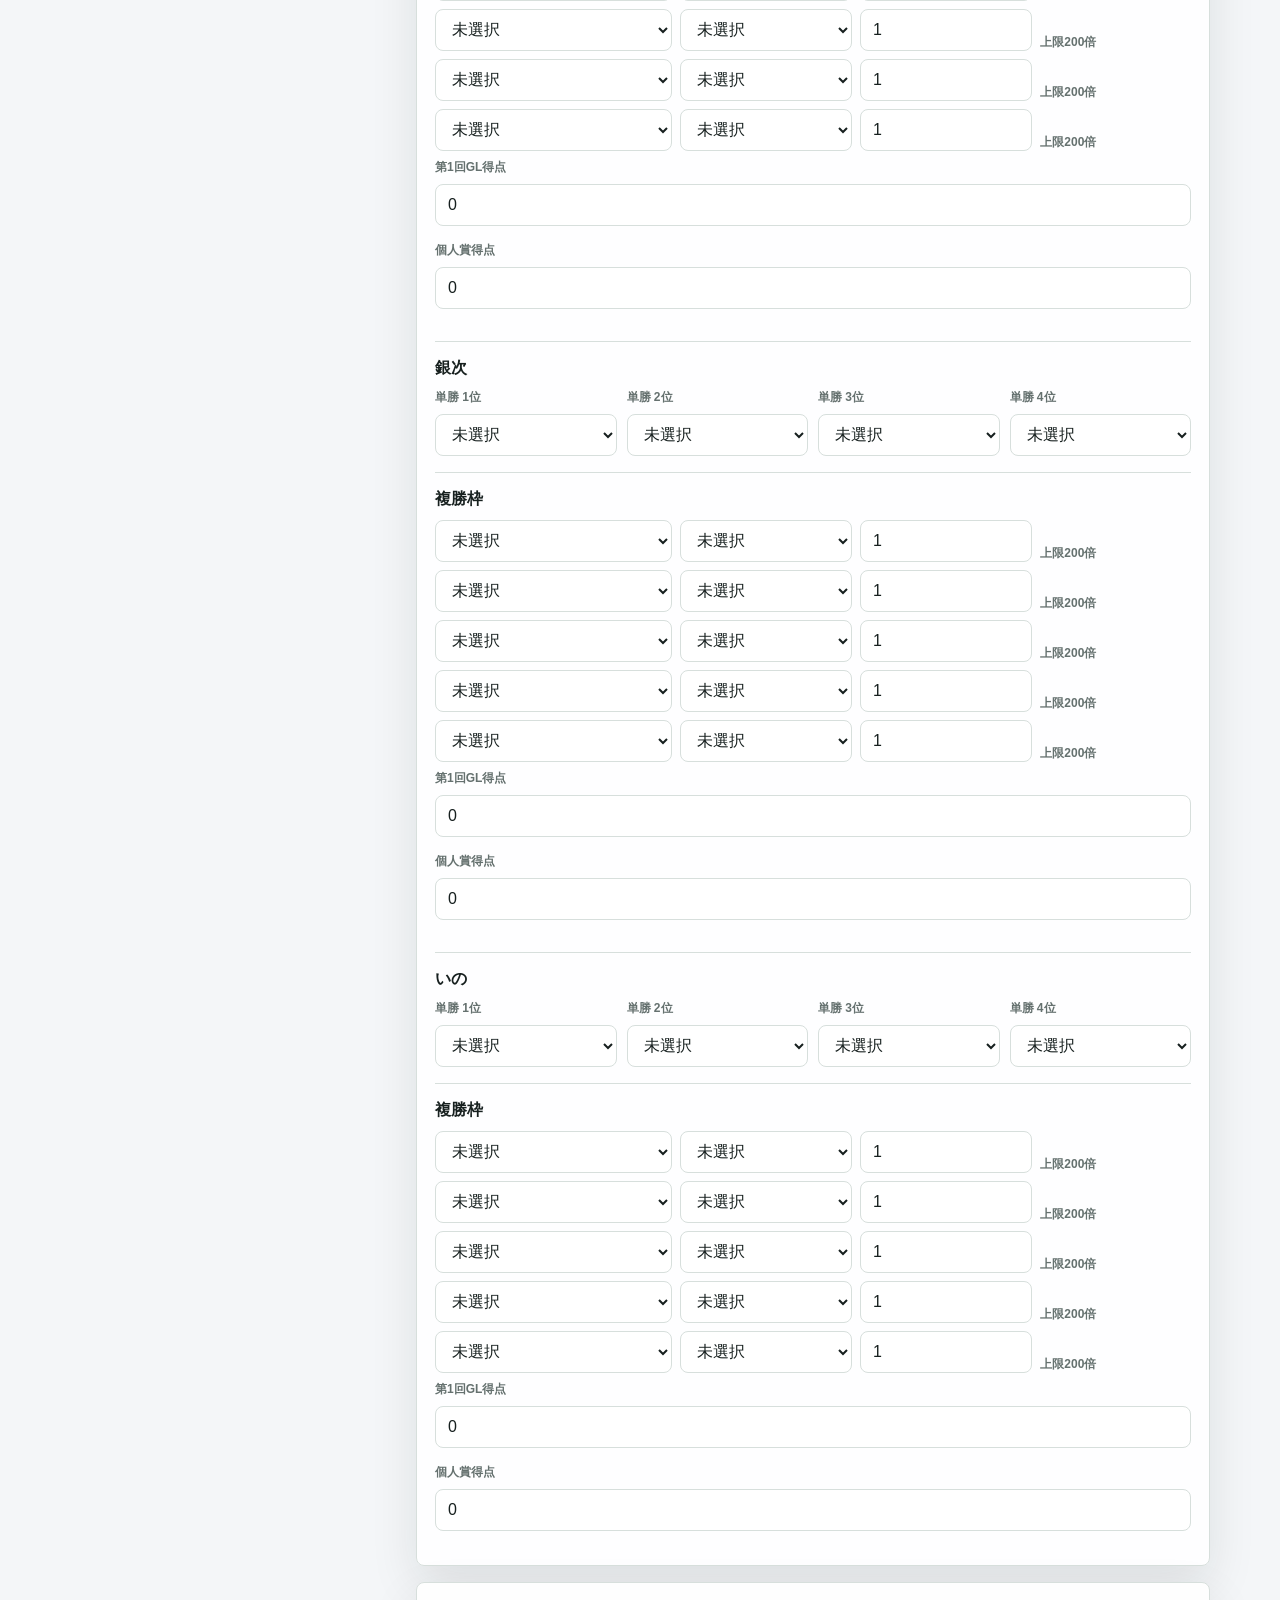
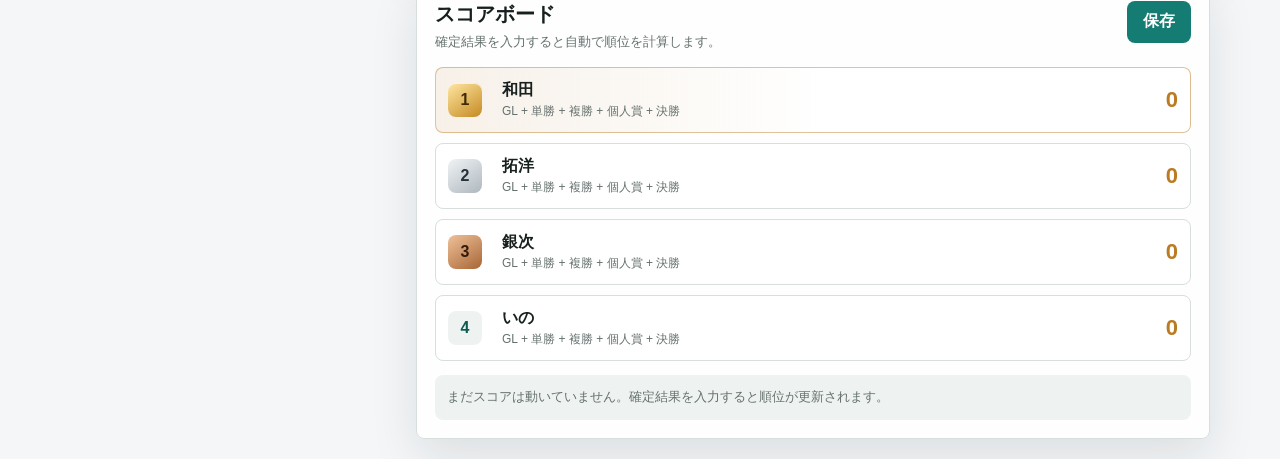
<file: source_app.html>
<!doctype html>
<html lang="ja">
  <head>
    <meta charset="utf-8" />
    <meta name="viewport" content="width=device-width, initial-scale=1" />
    <meta
      name="description"
      content="仲間内のスポーツ予想リーグをポイント制で管理するアプリ"
    />
    <title>Yoso League</title>
    <style>
:root {
  color-scheme: light;
  --bg: #f4f6f8;
  --surface: #ffffff;
  --surface-2: #eef3f1;
  --ink: #17201f;
  --muted: #65716f;
  --line: #d7dfdc;
  --accent: #147c72;
  --accent-strong: #0d5b53;
  --gold: #bb7b22;
  --danger: #b3484a;
  --shadow: 0 18px 48px rgba(22, 32, 31, 0.1);
  font-family:
    -apple-system, BlinkMacSystemFont, "Segoe UI", "Hiragino Sans",
    "Yu Gothic UI", "Yu Gothic", Meiryo, sans-serif;
}

* {
  box-sizing: border-box;
}

body {
  margin: 0;
  min-height: 100vh;
  background:
    linear-gradient(180deg, rgba(20, 124, 114, 0.08), transparent 300px),
    var(--bg);
  color: var(--ink);
}

button,
input,
select,
textarea {
  font: inherit;
}

button {
  min-height: 42px;
  border: 0;
  border-radius: 8px;
  cursor: pointer;
  font-weight: 700;
}

.app-shell {
  width: min(1180px, 100%);
  margin: 0 auto;
  padding: 20px;
}

.topbar {
  display: flex;
  align-items: center;
  justify-content: space-between;
  gap: 16px;
  margin-bottom: 18px;
}

.eyebrow {
  margin: 0 0 4px;
  color: var(--accent-strong);
  font-size: 12px;
  font-weight: 800;
  text-transform: uppercase;
}

h1,
h2,
h3,
p {
  margin-top: 0;
}

h1 {
  margin-bottom: 0;
  font-size: 34px;
  line-height: 1.05;
  letter-spacing: 0;
}

h2 {
  margin-bottom: 4px;
  font-size: 20px;
}

h3 {
  margin-bottom: 10px;
  font-size: 16px;
}

.workspace {
  display: grid;
  grid-template-columns: 330px minmax(0, 1fr);
  gap: 16px;
  align-items: start;
}

.league-panel,
.event-panel,
.score-panel {
  background: rgba(255, 255, 255, 0.94);
  border: 1px solid var(--line);
  border-radius: 8px;
  box-shadow: var(--shadow);
}

.league-panel {
  position: sticky;
  top: 16px;
  padding: 18px;
}

.event-panel,
.score-panel {
  padding: 18px;
}

.score-panel {
  grid-column: 2;
}

.section-heading {
  display: flex;
  align-items: flex-start;
  justify-content: space-between;
  gap: 12px;
  margin-bottom: 16px;
}

.section-heading p {
  margin-bottom: 0;
  color: var(--muted);
  font-size: 13px;
  line-height: 1.5;
}

.field {
  display: grid;
  gap: 8px;
  margin-bottom: 16px;
}

.field > span,
.sub-label {
  color: var(--muted);
  font-size: 12px;
  font-weight: 800;
}

input,
select,
textarea {
  width: 100%;
  min-height: 42px;
  border: 1px solid var(--line);
  border-radius: 8px;
  background: #fff;
  color: var(--ink);
  padding: 10px 12px;
}

textarea {
  min-height: 280px;
  resize: vertical;
}

.primary-button {
  background: var(--accent);
  color: #fff;
  padding: 0 16px;
}

.primary-button:hover {
  background: var(--accent-strong);
}

.ghost-button {
  background: var(--surface-2);
  color: var(--accent-strong);
  padding: 0 14px;
}

.icon-button {
  display: grid;
  width: 42px;
  height: 42px;
  place-items: center;
  background: var(--surface);
  border: 1px solid var(--line);
  color: var(--ink);
  font-size: 20px;
}

.inline-form {
  display: grid;
  grid-template-columns: minmax(0, 1fr) auto;
  gap: 8px;
}

.inline-form button {
  background: var(--ink);
  color: #fff;
  padding: 0 14px;
}

.participant-list {
  display: flex;
  flex-wrap: wrap;
  gap: 8px;
}

.chip {
  display: inline-flex;
  align-items: center;
  gap: 8px;
  min-height: 34px;
  border: 1px solid var(--line);
  border-radius: 8px;
  background: var(--surface-2);
  padding: 6px 8px 6px 10px;
  font-size: 13px;
  font-weight: 700;
}

.chip button {
  min-height: 22px;
  width: 22px;
  border-radius: 6px;
  background: #fff;
  color: var(--muted);
}

.template-grid {
  display: grid;
  gap: 8px;
}

.template-card {
  border: 1px solid var(--line);
  border-radius: 8px;
  background: #fff;
  padding: 12px;
  text-align: left;
}

.template-card.active {
  border-color: var(--accent);
  background: #e9f7f4;
}

.template-card strong {
  display: block;
  margin-bottom: 4px;
}

.template-card span {
  color: var(--muted);
  font-size: 12px;
  line-height: 1.4;
}

.event-form {
  display: grid;
  gap: 16px;
}

.form-grid {
  display: grid;
  grid-template-columns: repeat(2, minmax(0, 1fr));
  gap: 12px;
}

.entry-block {
  border-top: 1px solid var(--line);
  padding-top: 16px;
}

.block-head {
  display: flex;
  align-items: flex-start;
  justify-content: space-between;
  gap: 12px;
  margin-bottom: 12px;
}

.block-head h3 {
  margin-bottom: 4px;
}

.helper-text {
  margin: 0;
  color: var(--muted);
  font-size: 12px;
  line-height: 1.5;
}

.small-button {
  min-height: 34px;
  padding: 0 12px;
  white-space: nowrap;
}

.danger-button {
  color: var(--danger);
}

.compact-field {
  margin-bottom: 0;
}

.edit-list,
.market-editor-list,
.odds-table {
  display: grid;
  gap: 8px;
}

.edit-row {
  display: grid;
  grid-template-columns: minmax(0, 1fr) 42px;
  gap: 8px;
  align-items: end;
}

.market-editor {
  border: 1px solid var(--line);
  border-radius: 8px;
  background: #fbfdfc;
  padding: 12px;
}

.market-title-field {
  border: 1px solid #b8cbc6;
  border-radius: 8px;
  background: #eef7f4;
  padding: 10px;
}

.market-title-field > span {
  color: var(--accent-strong);
  font-size: 13px;
}

.market-title-input {
  min-height: 48px;
  border-color: #a8c5bd;
  background: #fff;
  font-size: 17px;
  font-weight: 800;
}

.market-editor-head,
.option-editor-row,
.odds-row,
.option-editor-head,
.odds-table-head {
  display: grid;
  gap: 8px;
  align-items: end;
}

.market-editor-head {
  grid-template-columns: minmax(0, 1fr) 42px;
  margin-bottom: 10px;
}

.option-editor-row,
.option-editor-head,
.odds-row,
.odds-table-head {
  grid-template-columns: minmax(0, 1.4fr) minmax(96px, 0.45fr) 42px;
}

.option-editor-head,
.odds-table-head {
  color: var(--muted);
  font-size: 12px;
  font-weight: 800;
}

.option-editor-row input,
.odds-row input {
  min-width: 0;
}

.market-editor .small-button {
  margin-top: 8px;
}

.odds-actions {
  margin-top: 12px;
}

.odds-tools {
  display: block;
}

.odds-summary {
  display: flex;
  align-items: center;
  min-height: 52px;
  border: 1px solid var(--line);
  border-radius: 8px;
  background: #fff;
  cursor: pointer;
  list-style: none;
  padding: 10px 12px;
}

.odds-summary::-webkit-details-marker {
  display: none;
}

.odds-summary::before {
  content: "▸";
  display: grid;
  width: 26px;
  height: 26px;
  place-items: center;
  margin-right: 8px;
  border-radius: 8px;
  background: var(--surface-2);
  color: var(--accent-strong);
  font-weight: 900;
}

.odds-tools[open] .odds-summary::before {
  content: "▾";
}

.odds-summary strong {
  display: block;
  font-size: 16px;
}

.odds-summary small {
  display: block;
  margin-top: 2px;
  color: var(--muted);
  font-size: 12px;
  font-weight: 700;
  line-height: 1.4;
}

.odds-tools-body {
  padding-top: 14px;
}

.bulk-import {
  margin-top: 12px;
}

.bulk-import summary {
  color: var(--accent-strong);
  cursor: pointer;
  font-size: 13px;
  font-weight: 800;
}

.bulk-import textarea {
  min-height: 160px;
  margin-top: 10px;
}

.prediction-grid {
  display: grid;
  grid-template-columns: repeat(4, minmax(0, 1fr));
  gap: 10px;
}

.market-row,
.draft-row,
.phase-row {
  display: grid;
  grid-template-columns: 1.1fr 1fr 0.8fr;
  gap: 8px;
  align-items: end;
  margin-bottom: 8px;
}

.phase-row {
  grid-template-columns: 1.1fr 0.8fr 0.8fr 0.7fr;
}

.scoreboard {
  display: grid;
  gap: 10px;
}

.score-row {
  display: grid;
  grid-template-columns: 42px minmax(0, 1fr) auto;
  align-items: center;
  gap: 12px;
  border: 1px solid var(--line);
  border-radius: 8px;
  background: #fff;
  padding: 12px;
}

.score-row-leader {
  border-color: rgba(187, 123, 34, 0.45);
  background: linear-gradient(90deg, rgba(187, 123, 34, 0.1), #fff 52%);
}

.rank {
  display: grid;
  width: 34px;
  height: 34px;
  place-items: center;
  border-radius: 8px;
  background: var(--surface-2);
  color: var(--accent-strong);
  font-weight: 900;
}

.rank-gold {
  background: linear-gradient(145deg, #ffe7a3, #c58a22);
  color: #3e2a05;
  box-shadow: inset 0 1px 0 rgba(255, 255, 255, 0.7);
}

.rank-silver {
  background: linear-gradient(145deg, #f0f3f5, #aeb8bf);
  color: #263238;
}

.rank-bronze {
  background: linear-gradient(145deg, #efc19a, #a86635);
  color: #321b0d;
}

.score-meta {
  min-width: 0;
}

.score-meta strong {
  display: block;
  overflow: hidden;
  text-overflow: ellipsis;
  white-space: nowrap;
}

.score-meta span {
  color: var(--muted);
  font-size: 12px;
}

.score-value {
  color: var(--gold);
  font-size: 22px;
  font-weight: 900;
}

.insight-band {
  margin-top: 14px;
  border-radius: 8px;
  background: var(--surface-2);
  color: var(--muted);
  padding: 12px;
  font-size: 13px;
  line-height: 1.55;
}

.pill {
  display: inline-flex;
  align-items: center;
  min-height: 28px;
  border-radius: 8px;
  background: #fff;
  border: 1px solid var(--line);
  padding: 0 8px;
  color: var(--muted);
  font-size: 12px;
  font-weight: 800;
}

.dialog-head {
  display: flex;
  justify-content: space-between;
  align-items: center;
  gap: 12px;
  margin-bottom: 12px;
}

dialog {
  width: min(680px, calc(100% - 28px));
  border: 1px solid var(--line);
  border-radius: 8px;
  box-shadow: var(--shadow);
}

dialog::backdrop {
  background: rgba(23, 32, 31, 0.35);
}

@media (max-width: 900px) {
  .workspace {
    grid-template-columns: 1fr;
  }

  .league-panel {
    position: static;
  }

  .score-panel {
    grid-column: auto;
  }

  .prediction-grid,
  .form-grid,
  .market-row,
  .draft-row,
  .phase-row,
  .block-head {
    grid-template-columns: 1fr;
  }

  .option-editor-row,
  .odds-row {
    grid-template-columns: minmax(0, 1fr) 88px 36px;
    gap: 6px;
  }

  .block-head {
    align-items: stretch;
  }

  .option-editor-head,
  .odds-table-head {
    display: none;
  }

  .option-editor-row .icon-button,
  .odds-row .icon-button {
    width: 36px;
    height: 42px;
  }
}

@media (max-width: 520px) {
  .app-shell {
    padding: 14px;
  }

  h1 {
    font-size: 28px;
  }

  .section-heading {
    align-items: stretch;
    flex-direction: column;
  }

  .topbar {
    align-items: flex-start;
  }

  .score-row {
    grid-template-columns: 38px minmax(0, 1fr);
  }

  .score-value {
    grid-column: 2;
    font-size: 20px;
  }
}

</style>
  </head>
  <body>
    <div class="app-shell">
      <header class="topbar">
        <div>
          <p class="eyebrow">Private prediction league</p>
          <h1>Yoso League</h1>
        </div>
        <button class="icon-button" id="exportButton" title="データを書き出す" aria-label="データを書き出す">
          ⇩
        </button>
      </header>

      <main class="workspace">
        <section class="league-panel" aria-label="リーグ設定">
          <div class="section-heading">
            <div>
              <h2>リーグ</h2>
              <p>リアルマネー機能なしのポイント管理用です。</p>
            </div>
            <button id="resetButton" class="ghost-button">初期化</button>
          </div>

          <label class="field">
            <span>リーグ名</span>
            <input id="leagueName" type="text" autocomplete="off" />
          </label>

          <div class="field">
            <span>参加者</span>
            <div class="participant-list" id="participantList"></div>
            <div class="inline-form">
              <input id="participantName" type="text" placeholder="名前を追加" autocomplete="off" />
              <button id="addParticipantButton">追加</button>
            </div>
          </div>

          <div class="field">
            <span>ルールプリセット</span>
            <div class="template-grid" id="templateGrid"></div>
          </div>
        </section>

        <section class="event-panel" aria-label="イベント設定">
          <div class="section-heading">
            <div>
              <h2 id="eventTitle">イベント</h2>
              <p id="eventSubtitle">プリセットを選ぶと入力欄が切り替わります。</p>
            </div>
            <button id="newEventButton" class="primary-button">作成</button>
          </div>

          <div class="event-form" id="eventForm"></div>
        </section>

        <section class="score-panel" aria-label="スコアボード">
          <div class="section-heading">
            <div>
              <h2>スコアボード</h2>
              <p>確定結果を入力すると自動で順位を計算します。</p>
            </div>
            <button id="saveButton" class="primary-button">保存</button>
          </div>

          <div class="scoreboard" id="scoreboard"></div>
          <div class="insight-band" id="insightBand"></div>
        </section>
      </main>
    </div>

    <dialog id="exportDialog">
      <form method="dialog">
        <div class="dialog-head">
          <h2>エクスポート</h2>
          <button class="icon-button" value="close" aria-label="閉じる">×</button>
        </div>
        <textarea id="exportText" readonly></textarea>
        <button class="primary-button" value="close">閉じる</button>
      </form>
    </dialog>

    <script>
const STORAGE_KEY = "yoso-league-state-v1";

const templates = {
  rankingOdds: {
    id: "rankingOdds",
    name: "順位予想",
    subtitle: "WBC型: 順位ポイントにオッズを掛ける",
    eventName: "WBC順位予想",
    teams: ["日本", "アメリカ", "ドミニカ", "プエルトリコ", "ベネズエラ", "イタリア"],
    resultLabels: ["1位", "2位", "3位", "4位"],
    basePoints: [10, 7, 5, 3],
  },
  draft: {
    id: "draft",
    name: "ドラフト",
    subtitle: "選抜型: 指名したチームの到達順位で加点",
    eventName: "選抜ドラフト",
    teams: ["大阪桐蔭", "山梨学院", "八戸光星", "中京大中京", "花咲徳栄", "英明", "智弁学園", "専大松戸"],
    finishPoints: { champion: 100, runnerUp: 70, semifinal: 40, quarterfinal: 10 },
  },
  fightCard: {
    id: "fightCard",
    name: "ファイトカード",
    subtitle: "ボクシング型: 勝敗・決着方法・ラウンド帯",
    eventName: "5.2ボクシング予想",
    markets: [
      { id: "fight1", label: "井上尚弥 vs 中谷潤人", options: ["井上尚弥 勝利", "中谷潤人 勝利", "井上尚弥 KO", "中谷潤人 KO", "判定"] },
      { id: "fight2", label: "井上拓真 vs 井岡一翔", options: ["井上拓真 勝利", "井岡一翔 勝利", "井上拓真 KO", "井岡一翔 KO", "判定"] },
      { id: "bonus", label: "KOラウンド帯", options: ["なし", "1-3R", "4-6R", "7-9R", "10-12R"] },
    ],
  },
  worldCup: {
    id: "worldCup",
    name: "W杯3フェーズ",
    subtitle: "GL、決勝T、決勝スコアを合算",
    eventName: "W杯2026予想王",
    groups: ["A", "B", "C", "D", "E", "F", "G", "H", "I", "J", "K", "L"],
    countries: ["ブラジル", "フランス", "日本", "アルゼンチン", "イングランド", "スペイン", "ドイツ", "アメリカ", "ポルトガル", "メキシコ", "モロッコ", "ナイジェリア"],
  },
};

const defaultState = {
  leagueName: "G-UNIT 予想リーグ",
  participants: ["和田", "拓洋", "銀次", "いの"],
  activeTemplate: "worldCup",
  event: null,
};

let state = loadState();

const els = {
  leagueName: document.querySelector("#leagueName"),
  participantList: document.querySelector("#participantList"),
  participantName: document.querySelector("#participantName"),
  addParticipantButton: document.querySelector("#addParticipantButton"),
  templateGrid: document.querySelector("#templateGrid"),
  eventTitle: document.querySelector("#eventTitle"),
  eventSubtitle: document.querySelector("#eventSubtitle"),
  eventForm: document.querySelector("#eventForm"),
  newEventButton: document.querySelector("#newEventButton"),
  saveButton: document.querySelector("#saveButton"),
  resetButton: document.querySelector("#resetButton"),
  scoreboard: document.querySelector("#scoreboard"),
  insightBand: document.querySelector("#insightBand"),
  exportButton: document.querySelector("#exportButton"),
  exportDialog: document.querySelector("#exportDialog"),
  exportText: document.querySelector("#exportText"),
};

function loadState() {
  try {
    const stored = localStorage.getItem(STORAGE_KEY);
    if (!stored) return createDefaultState();
    const parsed = JSON.parse(stored);
    return { ...createDefaultState(), ...parsed };
  } catch {
    return createDefaultState();
  }
}

function createDefaultState() {
  const base = structuredClone(defaultState);
  base.event = createEvent(base.activeTemplate, base.participants);
  return base;
}

function persist() {
  localStorage.setItem(STORAGE_KEY, JSON.stringify(state));
}

function createEvent(templateId, participants) {
  const template = templates[templateId];
  const predictions = Object.fromEntries(participants.map((name) => [name, createPrediction(templateId)]));
  return {
    id: crypto.randomUUID ? crypto.randomUUID() : String(Date.now()),
    templateId,
    name: template.eventName,
    config: createConfig(templateId),
    predictions,
    results: createResults(templateId),
  };
}

function createConfig(templateId) {
  const template = templates[templateId];
  if (templateId === "rankingOdds") return { teams: [...template.teams], oddsBook: {} };
  if (templateId === "draft") return { teams: [...template.teams], oddsBook: {} };
  if (templateId === "fightCard") return { markets: structuredClone(template.markets), oddsBook: {} };
  if (templateId === "worldCup") return { countries: [...template.countries], oddsBook: {} };
  return {};
}

function createPrediction(templateId) {
  if (templateId === "rankingOdds") return { picks: ["", "", "", ""], odds: [1, 1, 1, 1] };
  if (templateId === "draft") return { teams: ["", ""], bonusScore: "" };
  if (templateId === "fightCard") return { picks: {}, odds: {} };
  if (templateId === "worldCup") return { gl: {}, third: "", top4: ["", "", "", ""], futures: [], awards: {} };
  return {};
}

function createResults(templateId) {
  if (templateId === "rankingOdds") return { finalTop4: ["", "", "", ""] };
  if (templateId === "draft") return { finishes: {}, scoreBonusWinner: "" };
  if (templateId === "fightCard") return { winners: {}, bonusWinner: "" };
  if (templateId === "worldCup") return { gl: {}, thirdQualified: "", top4: ["", "", "", ""], futures: {}, awards: {}, finalScoreWinner: "", exactScore: false };
  return {};
}

function render() {
  els.leagueName.value = state.leagueName;
  renderParticipants();
  renderTemplates();
  renderEvent();
  renderScores();
  persist();
}

function renderParticipants() {
  els.participantList.innerHTML = "";
  state.participants.forEach((name) => {
    const chip = document.createElement("span");
    chip.className = "chip";
    chip.innerHTML = `<span>${escapeHtml(name)}</span><button type="button" aria-label="${escapeHtml(name)}を削除">×</button>`;
    chip.querySelector("button").addEventListener("click", () => {
      state.participants = state.participants.filter((item) => item !== name);
      delete state.event.predictions[name];
      render();
    });
    els.participantList.append(chip);
  });
}

function renderTemplates() {
  els.templateGrid.innerHTML = "";
  Object.values(templates).forEach((template) => {
    const button = document.createElement("button");
    button.className = `template-card ${template.id === state.activeTemplate ? "active" : ""}`;
    button.innerHTML = `<strong>${template.name}</strong><span>${template.subtitle}</span>`;
    button.addEventListener("click", () => {
      state.activeTemplate = template.id;
      state.event = createEvent(template.id, state.participants);
      render();
    });
    els.templateGrid.append(button);
  });
}

function renderEvent() {
  const template = templates[state.event.templateId];
  els.eventTitle.textContent = state.event.name;
  els.eventSubtitle.textContent = template.subtitle;
  if (template.id === "rankingOdds") renderRankingOddsForm();
  if (template.id === "draft") renderDraftForm();
  if (template.id === "fightCard") renderFightForm();
  if (template.id === "worldCup") renderWorldCupForm();
}

function renderRankingOddsForm() {
  const template = templates.rankingOdds;
  const teams = getTeams();
  els.eventForm.innerHTML = `
    <div class="form-grid">
      <label class="field"><span>イベント名</span><input data-path="event.name" value="${escapeAttr(state.event.name)}"></label>
      ${template.resultLabels.map((label, index) => `
        <label class="field"><span>結果 ${label}</span>
          <select data-result-index="${index}">${optionList(teams, state.event.results.finalTop4[index])}</select>
        </label>`).join("")}
    </div>
    ${editableTeamsBlock("候補チーム/国", teams)}
    ${oddsToolsBlock("候補別オッズ", teams)}
    ${state.participants.map((name) => participantRankingBlock(name, template, teams)).join("")}
  `;
  bindGenericInputs();
}

function participantRankingBlock(name, template, teams) {
  ensurePrediction(name);
  const prediction = state.event.predictions[name];
  return `
    <div class="entry-block">
      <h3>${escapeHtml(name)}</h3>
      <div class="prediction-grid">
        ${template.resultLabels.map((label, index) => `
          <label class="field">
            <span>${label}予想</span>
            <select data-pick="${escapeAttr(name)}:${index}">${optionList(teams, prediction.picks[index])}</select>
          </label>
          <label class="field">
            <span>オッズ</span>
            <input data-odds="${escapeAttr(name)}:${index}" type="number" min="0" step="0.1" value="${prediction.odds[index] || 1}">
          </label>
        `).join("")}
      </div>
    </div>
  `;
}

function renderDraftForm() {
  const template = templates.draft;
  const teams = getTeams();
  els.eventForm.innerHTML = `
    <div class="form-grid">
      <label class="field"><span>イベント名</span><input data-path="event.name" value="${escapeAttr(state.event.name)}"></label>
      <label class="field"><span>スコア予想ボーナス勝者</span><select data-result-key="scoreBonusWinner">${optionList(["", ...state.participants], state.event.results.scoreBonusWinner)}</select></label>
    </div>
    ${editableTeamsBlock("出場チーム", teams)}
    ${oddsToolsBlock("参考オッズ", teams)}
    <div class="entry-block">
      <h3>チーム到達結果</h3>
      ${teams.map((team) => `
        <div class="draft-row">
          <span class="pill">${escapeHtml(team)}</span>
          <select data-finish="${escapeAttr(team)}">
            ${optionList(["", "champion", "runnerUp", "semifinal", "quarterfinal"], state.event.results.finishes[team])}
          </select>
          <span class="sub-label">${finishLabel(state.event.results.finishes[team])}</span>
        </div>
      `).join("")}
    </div>
    ${state.participants.map((name) => participantDraftBlock(name, teams)).join("")}
  `;
  bindGenericInputs();
}

function participantDraftBlock(name, teams) {
  ensurePrediction(name);
  const prediction = state.event.predictions[name];
  return `
    <div class="entry-block">
      <h3>${escapeHtml(name)}</h3>
      <div class="form-grid">
        <label class="field"><span>指名1</span><select data-draft="${escapeAttr(name)}:0">${optionList(teams, prediction.teams[0])}</select></label>
        <label class="field"><span>指名2</span><select data-draft="${escapeAttr(name)}:1">${optionList(teams, prediction.teams[1])}</select></label>
      </div>
    </div>
  `;
}

function renderFightForm() {
  const markets = getMarkets();
  els.eventForm.innerHTML = `
    <div class="form-grid">
      <label class="field"><span>イベント名</span><input data-path="event.name" value="${escapeAttr(state.event.name)}"></label>
      <label class="field"><span>KOラウンドボーナス勝者</span><select data-result-key="bonusWinner">${optionList(["", ...state.participants], state.event.results.bonusWinner)}</select></label>
    </div>
    ${editableMarketsBlock(markets)}
    ${oddsToolsBlock("カード別オッズ", marketOddsKeys(markets))}
    <div class="entry-block">
      <h3>確定結果</h3>
      ${markets.map((market) => `
        <div class="market-row">
          <span class="pill">${escapeHtml(market.label)}</span>
          <select data-market-result="${market.id}">${optionList(market.options, state.event.results.winners[market.id])}</select>
          <span></span>
        </div>
      `).join("")}
    </div>
    ${state.participants.map((name) => participantFightBlock(name, markets)).join("")}
  `;
  bindGenericInputs();
}

function participantFightBlock(name, markets) {
  ensurePrediction(name);
  const prediction = state.event.predictions[name];
  return `
    <div class="entry-block">
      <h3>${escapeHtml(name)}</h3>
      ${markets.map((market) => `
        <div class="market-row">
          <label class="field">
            <span>${escapeHtml(market.label)}</span>
            <select data-fight-pick="${escapeAttr(name)}:${market.id}">${optionList(market.options, prediction.picks[market.id])}</select>
          </label>
          <label class="field">
            <span>獲得pt</span>
            <input data-fight-odds="${escapeAttr(name)}:${market.id}" type="number" min="0" step="0.1" value="${formatOddsInput(prediction.odds[market.id] || 0)}">
          </label>
          <span></span>
        </div>
      `).join("")}
    </div>
  `;
}

function renderWorldCupForm() {
  const template = templates.worldCup;
  const countries = getCountries();
  els.eventForm.innerHTML = `
    <div class="form-grid">
      <label class="field"><span>イベント名</span><input data-path="event.name" value="${escapeAttr(state.event.name)}"></label>
      <label class="field"><span>決勝スコア勝者</span><select data-result-key="finalScoreWinner">${optionList(["", ...state.participants], state.event.results.finalScoreWinner)}</select></label>
    </div>
    <div class="entry-block">
      <h3>大会結果</h3>
      <div class="prediction-grid">
        ${[0, 1, 2, 3].map((index) => `
          <label class="field"><span>${index + 1}位</span><select data-wc-top-result="${index}">${optionList(countries, state.event.results.top4[index])}</select></label>
        `).join("")}
      </div>
      <label class="field"><span>3位突破国メモ</span><input data-path="event.results.thirdQualified" value="${escapeAttr(state.event.results.thirdQualified)}"></label>
      <label class="field"><span>スコア完全一致</span><select data-result-key="exactScore">${optionList(["false", "true"], String(state.event.results.exactScore))}</select></label>
    </div>
    ${editableCountriesBlock(countries)}
    ${oddsToolsBlock("候補国別オッズ", countries)}
    <div class="entry-block">
      <h3>複勝用の到達結果</h3>
      ${countries.map((country) => `
        <div class="draft-row">
          <span class="pill">${escapeHtml(country)}</span>
          <select data-wc-country-finish="${escapeAttr(country)}">${optionList(["", "best16", "best8", "fourth", "third", "runnerUp", "champion"], state.event.results.futures[country])}</select>
          <span class="sub-label">${labelForOption(state.event.results.futures[country]) || "未確定"}</span>
        </div>
      `).join("")}
    </div>
    ${state.participants.map((name) => participantWorldCupBlock(name, countries)).join("")}
  `;
  bindGenericInputs();
}

function participantWorldCupBlock(name, countries) {
  ensurePrediction(name);
  const prediction = state.event.predictions[name];
  return `
    <div class="entry-block">
      <h3>${escapeHtml(name)}</h3>
      <div class="prediction-grid">
        ${[0, 1, 2, 3].map((index) => `
          <label class="field"><span>単勝 ${index + 1}位</span><select data-wc-top-pick="${escapeAttr(name)}:${index}">${optionList(countries, prediction.top4[index])}</select></label>
        `).join("")}
      </div>
      <div class="entry-block">
        <h3>複勝枠</h3>
        ${Array.from({ length: 5 }).map((_, index) => {
          const future = prediction.futures[index] || { country: "", finish: "", odds: 1 };
          return `
            <div class="phase-row">
              <select data-wc-future-country="${escapeAttr(name)}:${index}">${optionList(countries, future.country)}</select>
              <select data-wc-future-finish="${escapeAttr(name)}:${index}">${optionList(["", "champion", "runnerUp", "third", "fourth", "best8", "best16"], future.finish)}</select>
              <input data-wc-future-odds="${escapeAttr(name)}:${index}" type="number" min="0" max="200" step="0.1" value="${future.odds || 1}">
              <span class="sub-label">上限200倍</span>
            </div>
          `;
        }).join("")}
      </div>
      <label class="field"><span>第1回GL得点</span><input data-wc-gl-score="${escapeAttr(name)}" type="number" min="0" step="1" value="${prediction.glScore || 0}"></label>
      <label class="field"><span>個人賞得点</span><input data-wc-award-score="${escapeAttr(name)}" type="number" min="0" step="1" value="${prediction.awardScore || 0}"></label>
    </div>
  `;
}

function bindGenericInputs() {
  els.eventForm.querySelectorAll("[data-path]").forEach((input) => {
    input.addEventListener("input", () => setByPath(input.dataset.path, coerceValue(input.value)));
  });
  els.eventForm.querySelectorAll("[data-list-row]").forEach((input) => {
    input.addEventListener("change", () => {
      const [key, indexRaw] = input.dataset.listRow.split(":");
      ensureConfig();
      state.event.config[key] ||= [];
      state.event.config[key][Number(indexRaw)] = input.value.trim();
      state.event.config[key] = state.event.config[key].filter(Boolean);
      render();
    });
  });
  els.eventForm.querySelectorAll("[data-list-add]").forEach((button) => {
    button.addEventListener("click", () => {
      ensureConfig();
      state.event.config[button.dataset.listAdd] ||= [];
      state.event.config[button.dataset.listAdd].push("");
      render();
    });
  });
  els.eventForm.querySelectorAll("[data-list-remove]").forEach((button) => {
    button.addEventListener("click", () => {
      const [key, indexRaw] = button.dataset.listRemove.split(":");
      ensureConfig();
      state.event.config[key] ||= [];
      state.event.config[key].splice(Number(indexRaw), 1);
      render();
    });
  });
  els.eventForm.querySelectorAll("[data-config-list]").forEach((input) => {
    input.addEventListener("change", () => {
      state.event.config[input.dataset.configList] = parseLines(input.value);
      render();
    });
  });
  els.eventForm.querySelectorAll("[data-market-label]").forEach((input) => {
    input.addEventListener("change", () => {
      const market = getMarkets()[Number(input.dataset.marketLabel)];
      if (!market) return;
      const nextLabel = input.value.trim() || market.label;
      if (nextLabel !== market.label) {
        market.options.forEach((option) => migrateOddsKey(marketOddsKey(market, option), `${nextLabel} / ${option}`));
        market.label = nextLabel;
      }
      render();
    });
  });
  els.eventForm.querySelectorAll("[data-market-option]").forEach((input) => {
    input.addEventListener("change", () => {
      const [marketIndexRaw, optionIndexRaw] = input.dataset.marketOption.split(":");
      const market = getMarkets()[Number(marketIndexRaw)];
      if (!market) return;
      const optionIndex = Number(optionIndexRaw);
      const previousOption = market.options[optionIndex];
      const nextOption = input.value.trim() || previousOption;
      if (nextOption !== previousOption) {
        migrateOddsKey(`${market.label} / ${previousOption}`, `${market.label} / ${nextOption}`);
        market.options[optionIndex] = nextOption;
      }
      render();
    });
  });
  els.eventForm.querySelectorAll("[data-market-option-odds]").forEach((input) => {
    input.addEventListener("change", () => {
      const [marketIndexRaw, optionIndexRaw] = input.dataset.marketOptionOdds.split(":");
      const market = getMarkets()[Number(marketIndexRaw)];
      if (!market) return;
      const option = market.options[Number(optionIndexRaw)];
      setOddsBookValue(marketOddsKey(market, option), input.value);
      render();
    });
  });
  els.eventForm.querySelectorAll("[data-market-option-add]").forEach((button) => {
    button.addEventListener("click", () => {
      const market = getMarkets()[Number(button.dataset.marketOptionAdd)];
      if (!market) return;
      market.options.push("");
      render();
    });
  });
  els.eventForm.querySelectorAll("[data-market-option-remove]").forEach((button) => {
    button.addEventListener("click", () => {
      const [marketIndexRaw, optionIndexRaw] = button.dataset.marketOptionRemove.split(":");
      const market = getMarkets()[Number(marketIndexRaw)];
      if (!market) return;
      const [removed] = market.options.splice(Number(optionIndexRaw), 1);
      delete state.event.config.oddsBook?.[marketOddsKey(market, removed)];
      render();
    });
  });
  els.eventForm.querySelectorAll("[data-market-add]").forEach((button) => {
    button.addEventListener("click", () => {
      ensureConfig();
      state.event.config.markets ||= [];
      state.event.config.markets.push({ id: uniqueMarketId(), label: "", options: ["", ""] });
      render();
    });
  });
  els.eventForm.querySelectorAll("[data-market-remove]").forEach((button) => {
    button.addEventListener("click", () => {
      const market = getMarkets()[Number(button.dataset.marketRemove)];
      if (!market) return;
      market.options.forEach((option) => delete state.event.config.oddsBook?.[marketOddsKey(market, option)]);
      state.event.config.markets.splice(Number(button.dataset.marketRemove), 1);
      render();
    });
  });
  els.eventForm.querySelectorAll("[data-config-markets]").forEach((input) => {
    input.addEventListener("change", () => {
      state.event.config.markets = parseMarkets(input.value);
      render();
    });
  });
  els.eventForm.querySelectorAll("[data-odds-key], [data-odds-value]").forEach((input) => {
    input.addEventListener("change", () => {
      const row = input.closest("[data-odds-row]");
      if (!row) return;
      const previousKey = row.dataset.oddsRow;
      const nextKey = row.querySelector("[data-odds-key]").value.trim();
      const nextValue = row.querySelector("[data-odds-value]").value;
      if (previousKey && previousKey !== nextKey) delete state.event.config.oddsBook?.[previousKey];
      setOddsBookValue(nextKey, nextValue);
      render();
    });
  });
  els.eventForm.querySelectorAll("[data-odds-remove]").forEach((button) => {
    button.addEventListener("click", () => {
      ensureConfig();
      delete state.event.config.oddsBook?.[button.dataset.oddsRemove];
      render();
    });
  });
  els.eventForm.querySelectorAll("[data-odds-add]").forEach((button) => {
    button.addEventListener("click", () => {
      ensureConfig();
      state.event.config.oddsBook ||= {};
      let index = Object.keys(state.event.config.oddsBook).length + 1;
      while (state.event.config.oddsBook[`新規候補 ${index}`] !== undefined) index += 1;
      state.event.config.oddsBook[`新規候補 ${index}`] = 1;
      render();
    });
  });
  els.eventForm.querySelectorAll("[data-odds-book]").forEach((input) => {
    input.addEventListener("change", () => {
      ensureConfig();
      state.event.config.oddsBook = parseOddsBook(input.value);
      render();
    });
  });
  els.eventForm.querySelectorAll("[data-odds-action]").forEach((button) => {
    button.addEventListener("click", () => {
      if (button.dataset.oddsAction === "popularity") {
        generatePopularityOdds();
      }
      if (button.dataset.oddsAction === "apply") {
        applyOddsBookToPredictions();
      }
      if (button.dataset.oddsAction === "import") {
        const textarea = button.closest(".odds-tools")?.querySelector("[data-odds-book-import]");
        if (textarea) state.event.config.oddsBook = { ...(state.event.config.oddsBook || {}), ...parseOddsBook(textarea.value) };
      }
      render();
    });
  });
  els.eventForm.querySelectorAll("[data-result-index]").forEach((input) => {
    input.addEventListener("change", () => {
      state.event.results.finalTop4[Number(input.dataset.resultIndex)] = input.value;
      renderScoresOnly();
    });
  });
  els.eventForm.querySelectorAll("[data-pick]").forEach((input) => {
    input.addEventListener("change", () => {
      const [name, index] = input.dataset.pick.split(":");
      state.event.predictions[name].picks[Number(index)] = input.value;
      renderScoresOnly();
    });
  });
  els.eventForm.querySelectorAll("[data-odds]").forEach((input) => {
    input.addEventListener("input", () => {
      const [name, index] = input.dataset.odds.split(":");
      state.event.predictions[name].odds[Number(index)] = Number(input.value) || 0;
      renderScoresOnly();
    });
  });
  els.eventForm.querySelectorAll("[data-result-key]").forEach((input) => {
    input.addEventListener("change", () => {
      state.event.results[input.dataset.resultKey] = coerceValue(input.value);
      renderScoresOnly();
    });
  });
  els.eventForm.querySelectorAll("[data-finish]").forEach((input) => {
    input.addEventListener("change", () => {
      state.event.results.finishes[input.dataset.finish] = input.value;
      renderScoresOnly();
    });
  });
  els.eventForm.querySelectorAll("[data-draft]").forEach((input) => {
    input.addEventListener("change", () => {
      const [name, index] = input.dataset.draft.split(":");
      state.event.predictions[name].teams[Number(index)] = input.value;
      renderScoresOnly();
    });
  });
  els.eventForm.querySelectorAll("[data-market-result]").forEach((input) => {
    input.addEventListener("change", () => {
      state.event.results.winners[input.dataset.marketResult] = input.value;
      renderScoresOnly();
    });
  });
  els.eventForm.querySelectorAll("[data-fight-pick]").forEach((input) => {
    input.addEventListener("change", () => {
      const [name, market] = input.dataset.fightPick.split(":");
      state.event.predictions[name].picks[market] = input.value;
      renderScoresOnly();
    });
  });
  els.eventForm.querySelectorAll("[data-fight-odds]").forEach((input) => {
    input.addEventListener("input", () => {
      const [name, market] = input.dataset.fightOdds.split(":");
      state.event.predictions[name].odds[market] = Math.round((Number(input.value) || 0) * 10) / 10;
      renderScoresOnly();
    });
  });
  els.eventForm.querySelectorAll("[data-wc-top-result]").forEach((input) => {
    input.addEventListener("change", () => {
      state.event.results.top4[Number(input.dataset.wcTopResult)] = input.value;
      syncTop4FutureResults();
      renderScoresOnly();
    });
  });
  els.eventForm.querySelectorAll("[data-wc-country-finish]").forEach((input) => {
    input.addEventListener("change", () => {
      state.event.results.futures[input.dataset.wcCountryFinish] = input.value;
      renderScoresOnly();
    });
  });
  els.eventForm.querySelectorAll("[data-wc-top-pick]").forEach((input) => {
    input.addEventListener("change", () => {
      const [name, index] = input.dataset.wcTopPick.split(":");
      state.event.predictions[name].top4[Number(index)] = input.value;
      renderScoresOnly();
    });
  });
  els.eventForm.querySelectorAll("[data-wc-future-country], [data-wc-future-finish], [data-wc-future-odds]").forEach((input) => {
    input.addEventListener("input", updateFutureInput);
    input.addEventListener("change", updateFutureInput);
  });
  els.eventForm.querySelectorAll("[data-wc-gl-score]").forEach((input) => {
    input.addEventListener("input", () => {
      state.event.predictions[input.dataset.wcGlScore].glScore = Number(input.value) || 0;
      renderScoresOnly();
    });
  });
  els.eventForm.querySelectorAll("[data-wc-award-score]").forEach((input) => {
    input.addEventListener("input", () => {
      state.event.predictions[input.dataset.wcAwardScore].awardScore = Number(input.value) || 0;
      renderScoresOnly();
    });
  });
}

function updateFutureInput(event) {
  const attr = Object.keys(event.target.dataset)[0];
  const [name, indexRaw] = event.target.dataset[attr].split(":");
  const index = Number(indexRaw);
  const prediction = state.event.predictions[name];
  prediction.futures[index] ||= { country: "", finish: "", odds: 1 };
  const future = prediction.futures[index];
  if (attr === "wcFutureCountry") future.country = event.target.value;
  if (attr === "wcFutureFinish") future.finish = event.target.value;
  if (attr === "wcFutureOdds") future.odds = Math.min(200, Number(event.target.value) || 0);
  renderScoresOnly();
}

function renderScoresOnly() {
  els.eventTitle.textContent = state.event.name;
  renderScores();
  persist();
}

function legacyEditableTeamsBlock(title, teams) {
  return `
    <div class="entry-block">
      <h3>${escapeHtml(title)}</h3>
      <label class="field">
        <span>1行に1チームずつ入力</span>
        <textarea data-config-list="teams">${escapeHtml(teams.join("\n"))}</textarea>
      </label>
    </div>
  `;
}

function legacyEditableCountriesBlock(countries) {
  return `
    <div class="entry-block">
      <h3>出場国/候補国</h3>
      <label class="field">
        <span>1行に1カ国ずつ入力</span>
        <textarea data-config-list="countries">${escapeHtml(countries.join("\n"))}</textarea>
      </label>
    </div>
  `;
}

function legacyEditableMarketsBlock(markets) {
  return `
    <div class="entry-block">
      <h3>対戦カード/予想項目</h3>
      <label class="field">
        <span>形式: カード名 | 選択肢1, 選択肢2, 選択肢3</span>
        <textarea data-config-markets="markets">${escapeHtml(formatMarkets(markets))}</textarea>
      </label>
    </div>
  `;
}

function legacyOddsToolsBlock(title, keys) {
  ensureConfig();
  const oddsBook = state.event.config.oddsBook || {};
  const knownKeys = Array.from(new Set([...keys, ...Object.keys(oddsBook)]));
  const rows = knownKeys.map((key) => `${key}, ${oddsBook[key] ?? ""}`).join("\n");
  return `
    <div class="entry-block">
      <h3>${escapeHtml(title)}</h3>
      <label class="field">
        <span>形式: 候補名, オッズ。カード別は「カード名 / 選択肢, オッズ」</span>
        <textarea data-odds-book="oddsBook">${escapeHtml(rows)}</textarea>
      </label>
      <div class="inline-form">
        <button type="button" data-odds-action="popularity">人気度から倍率生成</button>
        <button type="button" data-odds-action="apply">選択済みに適用</button>
      </div>
    </div>
  `;
}

function editableTeamsBlock(title, teams) {
  return editableListBlock(title, "teams", teams, "候補を追加");
}

function editableCountriesBlock(countries) {
  return editableListBlock("出場国/候補国", "countries", countries, "国を追加");
}

function editableListBlock(title, key, items, addLabel) {
  return `
    <div class="entry-block">
      <div class="block-head">
        <h3>${escapeHtml(title)}</h3>
        <button class="ghost-button small-button" type="button" data-list-add="${escapeAttr(key)}">＋ ${escapeHtml(addLabel)}</button>
      </div>
      <div class="edit-list">
        ${(items.length ? items : [""]).map((item, index) => `
          <div class="edit-row">
            <label class="field compact-field">
              <span>候補名</span>
              <input data-list-row="${escapeAttr(key)}:${index}" value="${escapeAttr(item)}" placeholder="例: 日本 / 大阪桐蔭 / 選手名">
            </label>
            <button class="icon-button danger-button" type="button" data-list-remove="${escapeAttr(key)}:${index}" aria-label="削除">×</button>
          </div>
        `).join("")}
      </div>
    </div>
  `;
}

function editableMarketsBlock(markets) {
  const visibleMarkets = markets.length ? markets : [{ id: uniqueMarketId(), label: "", options: ["", ""] }];
  return `
    <div class="entry-block">
      <div class="block-head">
        <h3>対戦カード/予想項目</h3>
        <button class="ghost-button small-button" type="button" data-market-add="1">＋ カードを追加</button>
      </div>
      <div class="market-editor-list">
        ${visibleMarkets.map((market, marketIndex) => `
          <div class="market-editor">
            <div class="market-editor-head">
              <label class="field compact-field market-title-field">
                <span>カード名/予想項目名</span>
                <input class="market-title-input" data-market-label="${marketIndex}" value="${escapeAttr(market.label)}" placeholder="例: 井上尚弥 vs 中谷潤人">
              </label>
              <button class="icon-button danger-button" type="button" data-market-remove="${marketIndex}" aria-label="カード削除">×</button>
            </div>
            <div class="option-editor-head">
              <span>選択肢</span>
              <span>基準オッズ/pt</span>
              <span></span>
            </div>
            ${market.options.map((option, optionIndex) => `
              <div class="option-editor-row">
                <input data-market-option="${marketIndex}:${optionIndex}" value="${escapeAttr(option)}" placeholder="例: 井上尚弥 KO">
                <input data-market-option-odds="${marketIndex}:${optionIndex}" type="number" min="0" step="0.1" value="${escapeAttr(formatOddsInput(lookupMarketOdds(market, option, "")))}" placeholder="例: 2.1">
                <button class="icon-button danger-button" type="button" data-market-option-remove="${marketIndex}:${optionIndex}" aria-label="選択肢削除">×</button>
              </div>
            `).join("")}
            <button class="ghost-button small-button" type="button" data-market-option-add="${marketIndex}">＋ 選択肢を追加</button>
          </div>
        `).join("")}
      </div>
    </div>
  `;
}

function oddsToolsBlock(title, keys) {
  ensureConfig();
  const oddsBook = state.event.config.oddsBook || {};
  const knownKeys = Array.from(new Set([...keys, ...Object.keys(oddsBook)])).filter(Boolean);
  const rows = knownKeys.length ? knownKeys : [""];
  return `
    <details class="entry-block odds-tools">
      <summary class="odds-summary">
        <span>
          <strong>${escapeHtml(title)}</strong>
          <small>必要な時だけ開いて、全体の基準オッズをまとめて調整します。</small>
        </span>
      </summary>
      <div class="odds-tools-body">
        <div class="block-head">
          <div>
            <h3>${escapeHtml(title)}</h3>
            <p class="helper-text">ここが全体の基準オッズ表です。下の「予想欄へオッズ反映」で、各メンバーが選択済みの予想にこの値をコピーします。</p>
          </div>
          <button class="ghost-button small-button" type="button" data-odds-add="1">＋ 行を追加</button>
        </div>
        <div class="odds-table">
          <div class="odds-table-head">
            <span>候補/カード別選択肢</span>
            <span>オッズ/pt</span>
            <span></span>
          </div>
          ${rows.map((key) => `
            <div class="odds-row" data-odds-row="${escapeAttr(key)}">
              <input data-odds-key="1" value="${escapeAttr(key)}" placeholder="例: 日本 / 井上尚弥 vs 中谷潤人 / 井上尚弥 KO">
              <input data-odds-value="1" type="number" min="0" step="0.1" value="${escapeAttr(formatOddsInput(oddsBook[key] ?? ""))}" placeholder="例: 2.4">
              <button class="icon-button danger-button" type="button" data-odds-remove="${escapeAttr(key)}" aria-label="オッズ行削除">×</button>
            </div>
          `).join("")}
        </div>
        <div class="inline-form odds-actions">
          <button type="button" data-odds-action="popularity">人気度から倍率生成</button>
          <button type="button" data-odds-action="apply">予想欄へオッズ反映</button>
        </div>
        <details class="bulk-import">
          <summary>CSV貼り付けで一括取り込み</summary>
          <label class="field">
            <span>候補名, オッズ / カード名 / 選択肢, オッズ</span>
            <textarea data-odds-book-import>${escapeHtml(knownKeys.map((key) => `${key}, ${oddsBook[key] ?? ""}`).join("\n"))}</textarea>
          </label>
          <button class="ghost-button" type="button" data-odds-action="import">貼り付け内容をオッズ表に反映</button>
        </details>
      </div>
    </details>
  `;
}

function getTeams() {
  ensureConfig();
  return state.event.config.teams?.length ? state.event.config.teams : templates[state.event.templateId].teams;
}

function getCountries() {
  ensureConfig();
  return state.event.config.countries?.length ? state.event.config.countries : templates.worldCup.countries;
}

function getMarkets() {
  ensureConfig();
  return state.event.config.markets?.length ? state.event.config.markets : templates.fightCard.markets;
}

function ensureConfig() {
  if (!state.event.config) state.event.config = createConfig(state.event.templateId);
}

function parseLines(value) {
  return value
    .split(/\r?\n/)
    .map((item) => item.trim())
    .filter(Boolean);
}

function parseMarkets(value) {
  return value
    .split(/\r?\n/)
    .map((line, index) => {
      const [labelPart, optionsPart] = line.split("|");
      const label = labelPart?.trim();
      if (!label) return null;
      const options = (optionsPart || "")
        .split(",")
        .map((item) => item.trim())
        .filter(Boolean);
      return {
        id: `market${index + 1}`,
        label,
        options: options.length ? options : ["的中", "外れ"],
      };
    })
    .filter(Boolean);
}

function formatMarkets(markets) {
  return markets.map((market) => `${market.label} | ${market.options.join(", ")}`).join("\n");
}

function parseOddsBook(value) {
  const oddsBook = {};
  value.split(/\r?\n/).forEach((line) => {
    const trimmed = line.trim();
    if (!trimmed) return;
    const parts = trimmed.split(/,|\t/).map((part) => part.trim()).filter(Boolean);
    if (parts.length < 2) return;
    const odds = Number(parts.at(-1));
    if (!Number.isFinite(odds) || odds <= 0) return;
    const key = parts.slice(0, -1).join(" / ");
    oddsBook[key] = odds;
  });
  return oddsBook;
}

function marketOddsKeys(markets) {
  return markets.flatMap((market) => market.options.map((option) => marketOddsKey(market, option)));
}

function marketOddsKey(market, option) {
  return `${market.label} / ${option}`;
}

function lookupOdds(key, fallback = 1) {
  ensureConfig();
  const value = state.event.config.oddsBook?.[key];
  return Number.isFinite(Number(value)) && Number(value) > 0 ? Number(value) : fallback;
}

function lookupMarketOdds(market, option, fallback = 0) {
  return lookupOdds(marketOddsKey(market, option), lookupOdds(option, fallback));
}

function setOddsBookValue(key, value) {
  ensureConfig();
  state.event.config.oddsBook ||= {};
  const normalizedKey = String(key || "").trim();
  const odds = Number(value);
  if (!normalizedKey || !Number.isFinite(odds) || odds <= 0) {
    if (normalizedKey) delete state.event.config.oddsBook[normalizedKey];
    return;
  }
  state.event.config.oddsBook[normalizedKey] = Math.round(odds * 10) / 10;
}

function migrateOddsKey(previousKey, nextKey) {
  ensureConfig();
  if (!previousKey || !nextKey || previousKey === nextKey) return;
  const oddsBook = state.event.config.oddsBook || {};
  if (oddsBook[previousKey] === undefined || oddsBook[nextKey] !== undefined) return;
  oddsBook[nextKey] = oddsBook[previousKey];
  delete oddsBook[previousKey];
}

function uniqueMarketId() {
  const ids = new Set((state.event.config?.markets || []).map((market) => market.id));
  let index = ids.size + 1;
  while (ids.has(`market${index}`)) index += 1;
  return `market${index}`;
}

function generatePopularityOdds() {
  ensureConfig();
  const templateId = state.event.templateId;
  const counts = new Map();
  const add = (key) => {
    if (!key) return;
    counts.set(key, (counts.get(key) || 0) + 1);
  };

  if (templateId === "rankingOdds") {
    state.participants.forEach((name) => (state.event.predictions[name]?.picks || []).forEach(add));
    state.event.config.oddsBook = buildPopularityOdds(getTeams(), counts);
  }
  if (templateId === "draft") {
    state.participants.forEach((name) => (state.event.predictions[name]?.teams || []).forEach(add));
    state.event.config.oddsBook = buildPopularityOdds(getTeams(), counts);
  }
  if (templateId === "fightCard") {
    const markets = getMarkets();
    state.participants.forEach((name) => {
      const picks = state.event.predictions[name]?.picks || {};
      markets.forEach((market) => {
        if (picks[market.id]) add(marketOddsKey(market, picks[market.id]));
      });
    });
    state.event.config.oddsBook = buildPopularityOdds(marketOddsKeys(markets), counts);
  }
  if (templateId === "worldCup") {
    state.participants.forEach((name) => {
      const prediction = state.event.predictions[name] || {};
      (prediction.top4 || []).forEach(add);
      (prediction.futures || []).forEach((future) => add(future?.country));
    });
    state.event.config.oddsBook = buildPopularityOdds(getCountries(), counts);
  }
}

function buildPopularityOdds(keys, counts) {
  const total = Math.max(1, state.participants.length);
  return Object.fromEntries(keys.filter(Boolean).map((key) => {
    const count = counts.get(key) || 0;
    const raw = count === 0 ? total + 1 : (total + 1) / count;
    return [key, Math.round(Math.max(1.1, raw) * 10) / 10];
  }));
}

function applyOddsBookToPredictions() {
  ensureConfig();
  const templateId = state.event.templateId;
  if (templateId === "rankingOdds") {
    state.participants.forEach((name) => {
      const prediction = state.event.predictions[name];
      prediction.picks.forEach((pick, index) => {
        if (pick) prediction.odds[index] = lookupOdds(pick, prediction.odds[index] || 1);
      });
    });
  }
  if (templateId === "fightCard") {
    const markets = getMarkets();
    state.participants.forEach((name) => {
      const prediction = state.event.predictions[name];
      markets.forEach((market) => {
        const pick = prediction.picks[market.id];
        if (pick) prediction.odds[market.id] = lookupMarketOdds(market, pick, prediction.odds[market.id] || 0);
      });
    });
  }
  if (templateId === "worldCup") {
    state.participants.forEach((name) => {
      const prediction = state.event.predictions[name];
      (prediction.futures || []).forEach((future) => {
        if (future?.country) future.odds = lookupOdds(future.country, future.odds || 1);
      });
    });
  }
}

function renderScores() {
  const rows = calculateScores();
  els.scoreboard.innerHTML = rows.map((row, index) => `
    <div class="score-row ${scoreRowClass(index)}">
      <div class="rank ${rankClass(index)}">${rankLabel(index)}</div>
      <div class="score-meta">
        <strong>${escapeHtml(row.name)}</strong>
        <span>${escapeHtml(row.detail)}</span>
      </div>
      <div class="score-value">${formatScore(row.score)}</div>
    </div>
  `).join("");
  els.insightBand.textContent = scoreboardInsight(rows);
}

function rankLabel(index) {
  return ["1", "2", "3"][index] || String(index + 1);
}

function rankClass(index) {
  return ["rank-gold", "rank-silver", "rank-bronze"][index] || "";
}

function scoreRowClass(index) {
  return index === 0 ? "score-row-leader" : "";
}

function scoreboardInsight(rows) {
  if (!rows.length) return "参加者を追加するとスコアが表示されます。";
  const hasScore = rows.some((row) => Number(row.score) > 0);
  if (!hasScore) {
    return "まだスコアは動いていません。確定結果を入力すると順位が更新されます。";
  }
  const topScore = rows[0].score;
  const topNames = rows.filter((row) => row.score === topScore).map((row) => row.name);
  const nextDifferent = rows.find((row) => row.score < topScore);
  if (topNames.length > 1) {
    return `現在は${topNames.join("、")}が同点トップです。 このアプリはポイント記録用で、決済・送金・リアルマネーベット機能は含めていません。`;
  }
  return `${topNames[0]}が現在トップ。${nextDifferent ? `2位との差は${formatScore(topScore - nextDifferent.score)}ptです。` : ""} このアプリはポイント記録用で、決済・送金・リアルマネーベット機能は含めていません。`;
}

function calculateScores() {
  return state.participants.map((name) => {
    ensurePrediction(name);
    const templateId = state.event.templateId;
    let score = 0;
    let detail = "";
    if (templateId === "rankingOdds") {
      const template = templates.rankingOdds;
      const prediction = state.event.predictions[name];
      score = prediction.picks.reduce((total, pick, index) => {
        if (!pick) return total;
        const actualIndex = state.event.results.finalTop4.indexOf(pick);
        if (actualIndex === -1) return total;
        const base = actualIndex === index ? template.basePoints[index] : 2;
        return total + base * (Number(prediction.odds[index]) || 1);
      }, 0);
      detail = "順位予想 × オッズ";
    }
    if (templateId === "draft") {
      const template = templates.draft;
      const prediction = state.event.predictions[name];
      score = prediction.teams.reduce((total, team) => total + (template.finishPoints[state.event.results.finishes[team]] || 0), 0);
      if (state.event.results.scoreBonusWinner === name) score += 30;
      detail = "ドラフト到達点 + スコアボーナス";
    }
    if (templateId === "fightCard") {
      const prediction = state.event.predictions[name];
      score = Object.entries(state.event.results.winners).reduce((total, [market, result]) => {
        if (!result || prediction.picks[market] !== result) return total;
        return total + (Number(prediction.odds[market]) || 0);
      }, 0);
      if (state.event.results.bonusWinner === name) score += 3;
      detail = "的中マーケットのpt合計";
    }
    if (templateId === "worldCup") {
      const prediction = state.event.predictions[name];
      score += Number(prediction.glScore) || 0;
      score += Number(prediction.awardScore) || 0;
      score += [200, 100, 50, 30].reduce((total, points, index) => {
        return total + (prediction.top4[index] && prediction.top4[index] === state.event.results.top4[index] ? points : 0);
      }, 0);
      score += (prediction.futures || []).reduce((total, future) => {
        if (!future || !future.country || !future.finish) return total;
        const reached = finishForCountry(future.country);
        if (!reached) return total;
        const reachedRank = finishRank(reached);
        const pickedRank = finishRank(future.finish);
        if (reachedRank > pickedRank) return total;
        return total + futureBasePoints(reached) * Math.min(200, Number(future.odds) || 0);
      }, 0);
      if (state.event.results.finalScoreWinner === name) score += state.event.results.exactScore ? 95 : 45;
      detail = "GL + 単勝 + 複勝 + 個人賞 + 決勝";
    }
    return { name, score, detail };
  }).sort((a, b) => b.score - a.score);
}

function finishForCountry(country) {
  const top4 = state.event.results.top4;
  const index = top4.indexOf(country);
  if (index === 0) return "champion";
  if (index === 1) return "runnerUp";
  if (index === 2) return "third";
  if (index === 3) return "fourth";
  return state.event.results.futures?.[country] || "";
}

function syncTop4FutureResults() {
  const [champion, runnerUp, third, fourth] = state.event.results.top4;
  if (champion) state.event.results.futures[champion] = "champion";
  if (runnerUp) state.event.results.futures[runnerUp] = "runnerUp";
  if (third) state.event.results.futures[third] = "third";
  if (fourth) state.event.results.futures[fourth] = "fourth";
}

function futureBasePoints(finish) {
  return { champion: 3, runnerUp: 2, third: 1, fourth: 0.5, best8: 0.3, best16: 0.1 }[finish] || 0;
}

function finishRank(finish) {
  return { champion: 1, runnerUp: 2, third: 3, fourth: 4, best8: 8, best16: 16 }[finish] || 99;
}

function finishLabel(value) {
  return { champion: "優勝", runnerUp: "準優勝", semifinal: "ベスト4", quarterfinal: "ベスト8" }[value] || "未確定";
}

function ensurePrediction(name) {
  if (!state.event.predictions[name]) state.event.predictions[name] = createPrediction(state.event.templateId);
}

function optionList(options, selected) {
  const normalized = options[0] === "" ? options : ["", ...options];
  return normalized.map((option) => `<option value="${escapeAttr(option)}" ${String(option) === String(selected) ? "selected" : ""}>${escapeHtml(labelForOption(option))}</option>`).join("");
}

function labelForOption(option) {
  const labels = {
    champion: "優勝",
    runnerUp: "準優勝",
    semifinal: "ベスト4",
    quarterfinal: "ベスト8",
    third: "3位",
    fourth: "4位",
    best8: "ベスト8",
    best16: "ベスト16",
    true: "はい",
    false: "いいえ",
  };
  return labels[option] || option || "未選択";
}

function setByPath(path, value) {
  const parts = path.split(".");
  let target = state;
  while (parts.length > 1) {
    target = target[parts.shift()];
  }
  target[parts[0]] = value;
  renderScoresOnly();
}

function coerceValue(value) {
  if (value === "true") return true;
  if (value === "false") return false;
  return value;
}

function formatScore(value) {
  return `${(Math.round(value * 100) / 100).toLocaleString("ja-JP")}`;
}

function formatOddsInput(value) {
  const number = Number(value);
  if (!Number.isFinite(number)) return "";
  return String(Math.round(number * 10) / 10);
}

function escapeHtml(value) {
  return String(value ?? "").replace(/[&<>"']/g, (char) => ({ "&": "&amp;", "<": "&lt;", ">": "&gt;", '"': "&quot;", "'": "&#39;" }[char]));
}

function escapeAttr(value) {
  return escapeHtml(value);
}

els.leagueName.addEventListener("input", () => {
  state.leagueName = els.leagueName.value;
  persist();
});

els.addParticipantButton.addEventListener("click", () => {
  const name = els.participantName.value.trim();
  if (!name || state.participants.includes(name)) return;
  state.participants.push(name);
  state.event.predictions[name] = createPrediction(state.event.templateId);
  els.participantName.value = "";
  render();
});

els.participantName.addEventListener("keydown", (event) => {
  if (event.key === "Enter") els.addParticipantButton.click();
});

els.newEventButton.addEventListener("click", () => {
  state.event = createEvent(state.activeTemplate, state.participants);
  render();
});

els.saveButton.addEventListener("click", () => {
  persist();
  els.saveButton.textContent = "保存済み";
  setTimeout(() => {
    els.saveButton.textContent = "保存";
  }, 900);
});

els.resetButton.addEventListener("click", () => {
  if (!confirm("ローカル保存データを初期化しますか？")) return;
  localStorage.removeItem(STORAGE_KEY);
  state = createDefaultState();
  render();
});

els.exportButton.addEventListener("click", () => {
  els.exportText.value = JSON.stringify(state, null, 2);
  els.exportDialog.showModal();
});

render();

</script>
  </body>
</html>
</file>
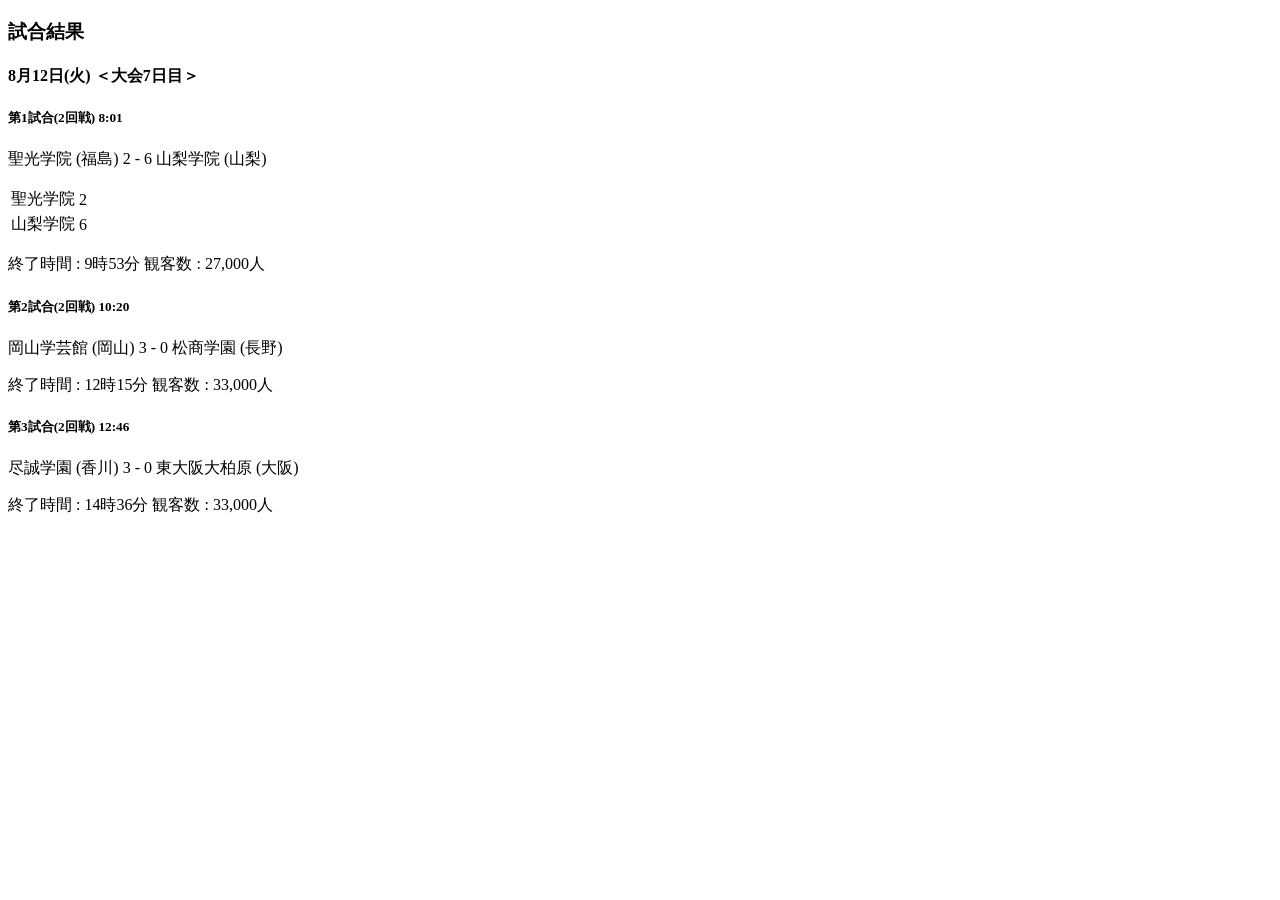
<file: tests/fixtures/jhbf-2025-summer.html>
<!doctype html><html><body>
<h3>試合結果</h3>
<h4>8月12日(火) ＜大会7日目＞</h4>
<section><h5>第1試合(2回戦) 8:01</h5><p>聖光学院 (福島) 2 - 6 山梨学院 (山梨)</p><table><tr><td>聖光学院</td><td>2</td></tr><tr><td>山梨学院</td><td>6</td></tr></table><p>終了時間 : 9時53分 観客数 : 27,000人</p></section>
<section><h5>第2試合(2回戦) 10:20</h5><p>岡山学芸館 (岡山) 3 - 0 松商学園 (長野)</p><p>終了時間 : 12時15分 観客数 : 33,000人</p></section>
<section><h5>第3試合(2回戦) 12:46</h5><p>尽誠学園 (香川) 3 - 0 東大阪大柏原 (大阪)</p><p>終了時間 : 14時36分 観客数 : 33,000人</p></section>
</body></html>
</file>
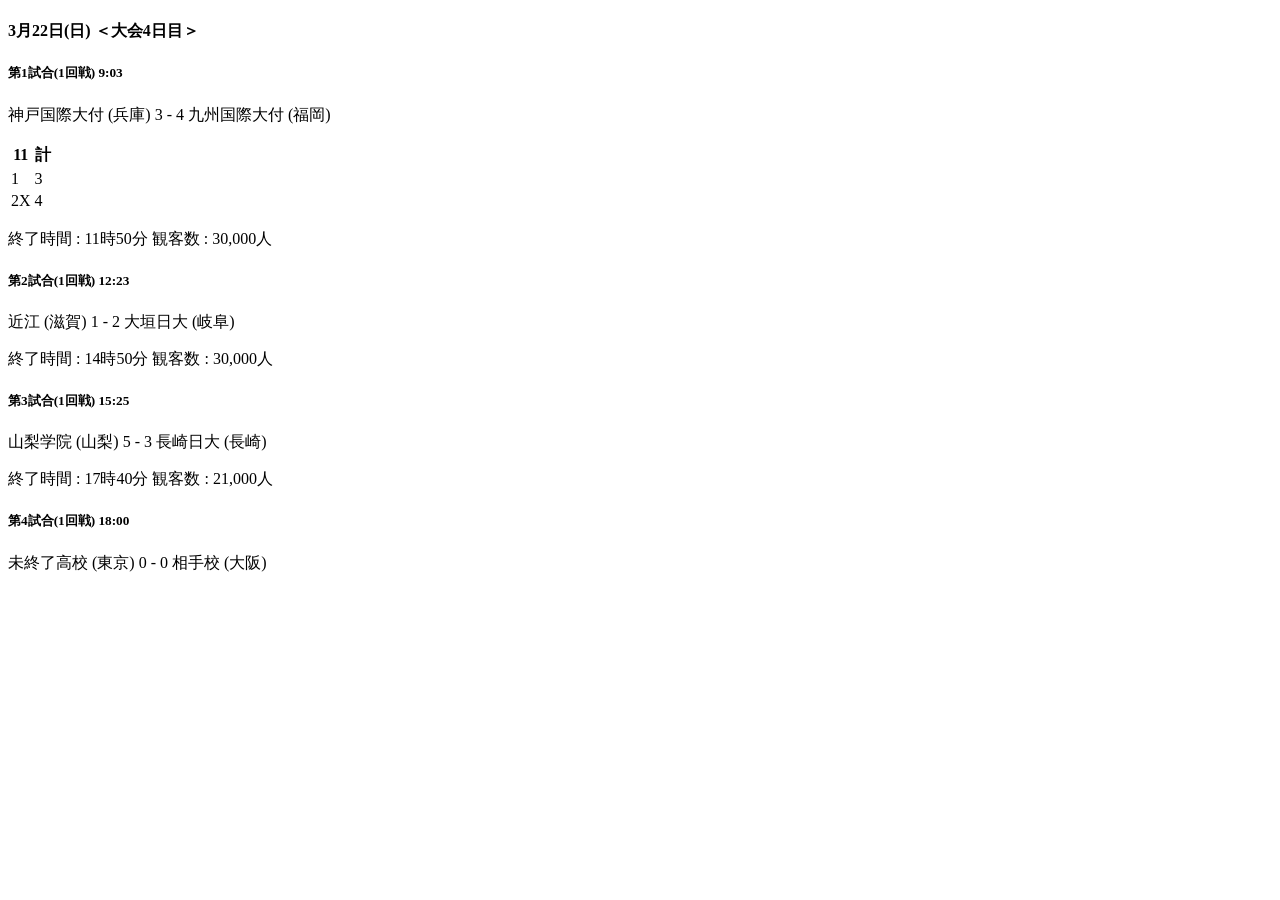
<file: tests/fixtures/jhbf-2026-senbatsu.html>
<!doctype html><html><body>
<h4>3月22日(日) ＜大会4日目＞</h4>
<section><h5>第1試合(1回戦) 9:03</h5><p>神戸国際大付 (兵庫) 3 - 4 九州国際大付 (福岡)</p><table><tr><th>11</th><th>計</th></tr><tr><td>1</td><td>3</td></tr><tr><td>2X</td><td>4</td></tr></table><p>終了時間 : 11時50分 観客数 : 30,000人</p></section>
<section><h5>第2試合(1回戦) 12:23</h5><p>近江 (滋賀) 1 - 2 大垣日大 (岐阜)</p><p>終了時間 : 14時50分 観客数 : 30,000人</p></section>
<section><h5>第3試合(1回戦) 15:25</h5><p>山梨学院 (山梨) 5 - 3 長崎日大 (長崎)</p><p>終了時間 : 17時40分 観客数 : 21,000人</p></section>
<section><h5>第4試合(1回戦) 18:00</h5><p>未終了高校 (東京) 0 - 0 相手校 (大阪)</p></section>
</body></html>
</file>
